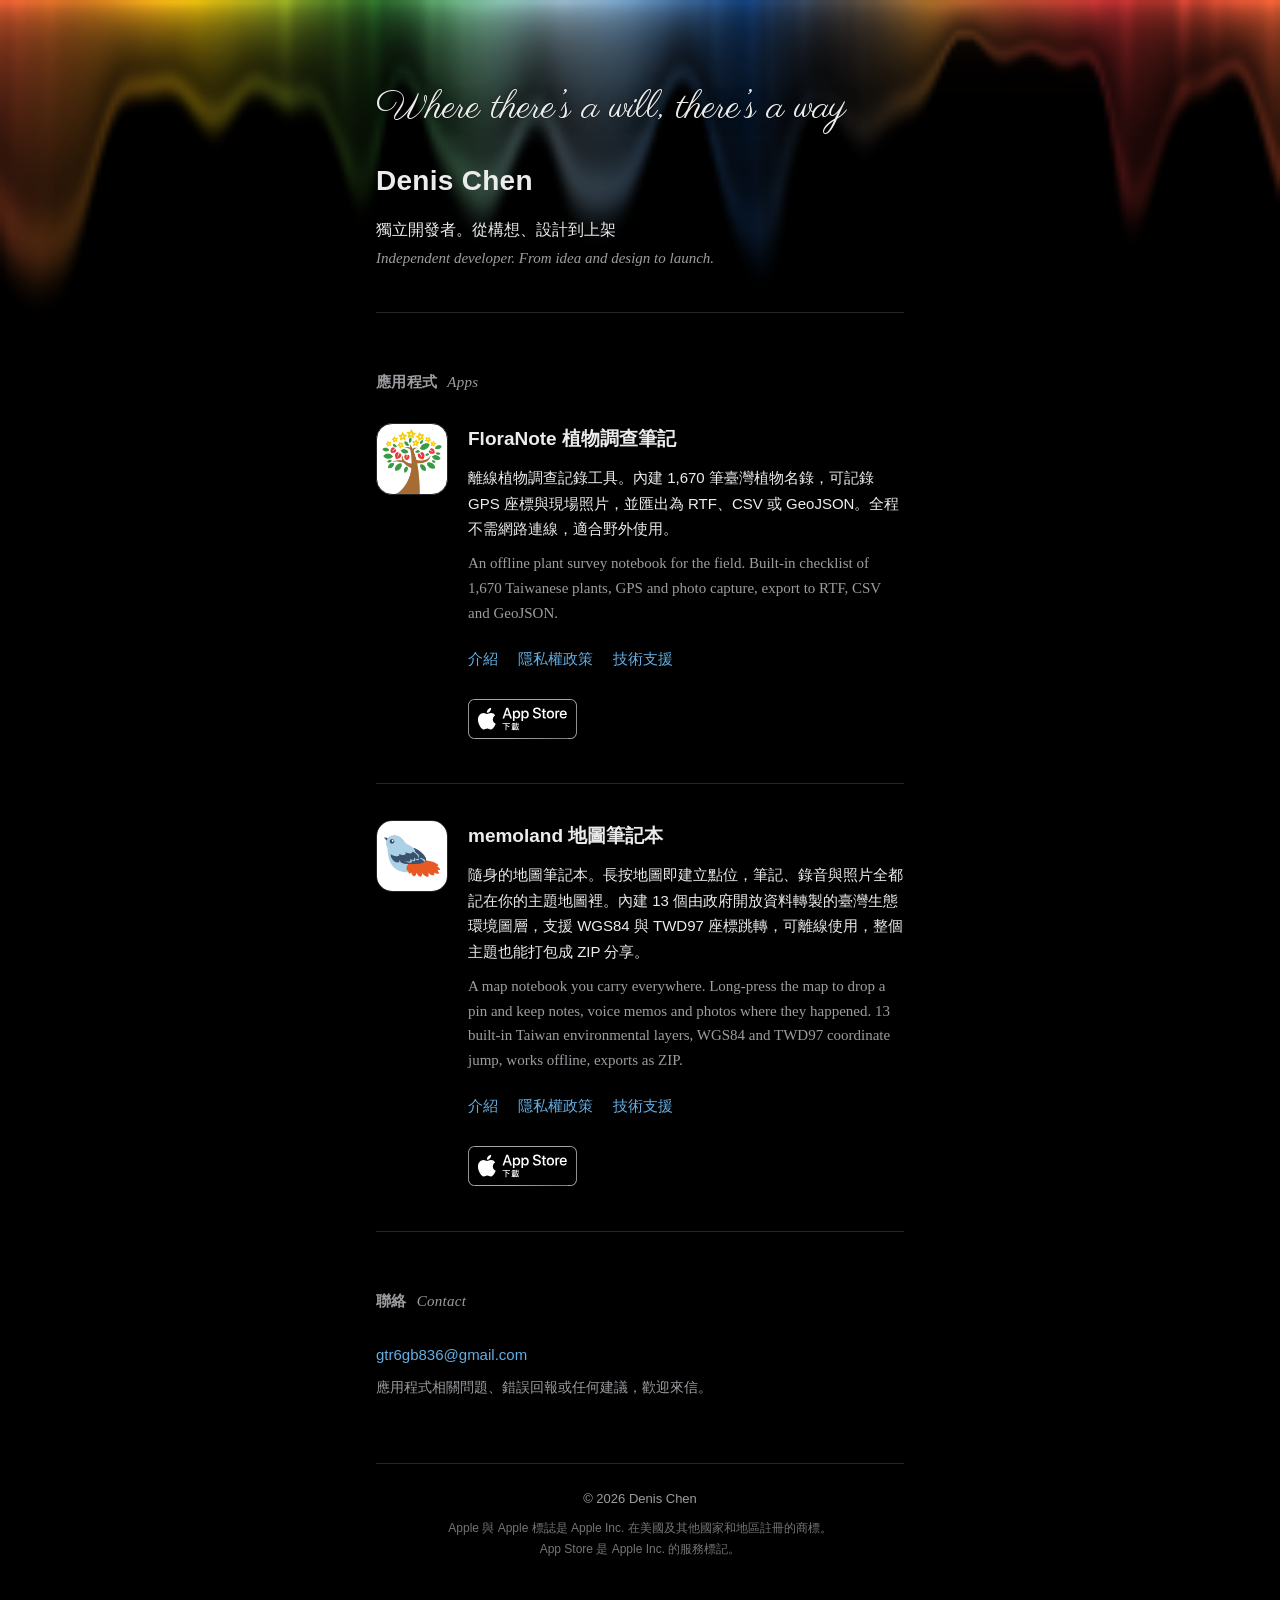
<file: index.html>
<!DOCTYPE html>
<html lang="zh-Hant">
<head>
<meta charset="utf-8">
<meta name="viewport" content="width=device-width, initial-scale=1">
<title>Denis Chen — 獨立開發者</title>
<meta name="description" content="獨立開發者 Denis Chen 的應用程式：FloraNote 植物調查筆記、memoland 地圖筆記本。">
<meta name="theme-color" content="#000000">
<meta name="color-scheme" content="dark">
<link rel="icon" href="assets/images/favicon.png" sizes="256x256">
<link rel="apple-touch-icon" href="assets/images/favicon.png">
<link rel="preload" href="assets/fonts/parisienne-latin.woff2" as="font" type="font/woff2" crossorigin>
<link rel="stylesheet" href="assets/style.css">
<script>document.documentElement.classList.add('aurora-on');</script>
</head>
<body>

<!-- 七色光譜條＋往下暈開的極光：顏色與速度在 style.css 的 --spec-1 ~ --spec-7、--spectrum-speed；
     極光的形狀與亮度在 assets/aurora.js 開頭的 TUNE。
     光譜條在頁面頂端時隱藏（極光本身就是它），往下捲、極光離開畫面時才淡入 -->
<div class="spectrum" aria-hidden="true"></div>
<canvas class="aurora" aria-hidden="true"></canvas>

<div class="sheet">

  <header class="masthead">
    <p class="slogan" lang="en">Where there’s a will, there’s a way</p>
    <h1>Denis Chen</h1>
    <p class="tagline">獨立開發者。從構想、設計到上架</p>
    <p class="tagline-en">Independent developer. From idea and design to launch.</p>
  </header>

  <main>

    <section class="apps" aria-labelledby="apps-heading">
      <h2 id="apps-heading">應用程式 <span class="gloss">Apps</span></h2>

      <!-- 每新增一個 App，複製一份 <article class="entry"> 區塊即可；
           data-app 對應 style.css 裡的專屬強調色。
           標題寫 App Store 上的完整名稱，同一字級、同一粗細 -->
      <article class="entry" data-app="floranote">
        <img class="entry-icon" src="assets/images/floranote-icon.png" alt="FloraNote 應用程式圖示" width="72" height="72">
        <div class="entry-body">
          <h3>FloraNote 植物調查筆記</h3>

          <p class="entry-desc">離線植物調查記錄工具。內建 1,670 筆臺灣植物名錄，可記錄 GPS 座標與現場照片，並匯出為 RTF、CSV 或 GeoJSON。全程不需網路連線，適合野外使用。</p>
          <p class="entry-desc-en">An offline plant survey notebook for the field. Built-in checklist of 1,670 Taiwanese plants, GPS and photo capture, export to RTF, CSV and GeoJSON.</p>

          <!-- 暫時隱藏（保留備用）：拿掉 hidden 就會顯示 -->
          <p class="specimen" hidden><i>Cinnamomum kanehirae</i> Hayata　牛樟　樟科</p>

          <ul class="entry-links">
            <li><a href="floranote/index.html">介紹</a></li>
            <li><a href="floranote/privacy.html">隱私權政策</a></li>
            <li><a href="floranote/support.html">技術支援</a></li>
          </ul>

          <ul class="store-badges">
            <li><a href="https://apps.apple.com/app/id6747736389"><img src="assets/images/app-store-badge-zh-tw.svg" alt="在 App Store 下載 FloraNote" width="109" height="40"></a></li>
          </ul>
        </div>
      </article>

      <article class="entry" data-app="memoland">
        <img class="entry-icon" src="assets/images/memoland-icon.png" alt="memoland 應用程式圖示" width="72" height="72">
        <div class="entry-body">
          <h3>memoland 地圖筆記本</h3>

          <p class="entry-desc">隨身的地圖筆記本。長按地圖即建立點位，筆記、錄音與照片全都記在你的主題地圖裡。內建 13 個由政府開放資料轉製的臺灣生態環境圖層，支援 WGS84 與 TWD97 座標跳轉，可離線使用，整個主題也能打包成 ZIP 分享。</p>
          <p class="entry-desc-en">A map notebook you carry everywhere. Long-press the map to drop a pin and keep notes, voice memos and photos where they happened. 13 built-in Taiwan environmental layers, WGS84 and TWD97 coordinate jump, works offline, exports as ZIP.</p>

          <!-- 與 FloraNote 的標本標籤對應：同一個台南點位的三種座標寫法（與 App 內的範例一致）。
               暫時隱藏（保留備用）：拿掉 hidden 就會顯示 -->
          <p class="specimen coords" hidden><span>22.9906, 120.2022</span><span>22°59′26.2″N 120°12′07.9″E</span><span>TWD97 168208, 2543465</span></p>

          <ul class="entry-links">
            <li><a href="memoland/index.html">介紹</a></li>
            <li><a href="memoland/privacy.html">隱私權政策</a></li>
            <li><a href="memoland/support.html">技術支援</a></li>
          </ul>

          <!-- Apple 只授權徽章用在「已在 App Store 上架」的 App：memoland 已於 2026-10-16 上架 -->
          <ul class="store-badges">
            <li><a href="https://apps.apple.com/app/id6817054906"><img src="assets/images/app-store-badge-zh-tw.svg" alt="在 App Store 下載 memoland" width="109" height="40"></a></li>
          </ul>
        </div>
      </article>

    </section>

    <section class="contact" aria-labelledby="contact-heading">
      <h2 id="contact-heading">聯絡 <span class="gloss">Contact</span></h2>
      <p><a href="mailto:gtr6gb836@gmail.com">gtr6gb836@gmail.com</a></p>
      <p class="contact-note">應用程式相關問題、錯誤回報或任何建議，歡迎來信。</p>
    </section>

  </main>

  <footer>
    <p>© 2026 Denis Chen</p>
    <p class="legal">
      <span>Apple 與 Apple 標誌是 Apple Inc. 在美國及其他國家和地區註冊的商標。</span>
      <span>App Store 是 Apple Inc. 的服務標記。</span>
    </p>
  </footer>

</div>

<script src="assets/aurora.js" defer></script>
</body>
</html>
</file>
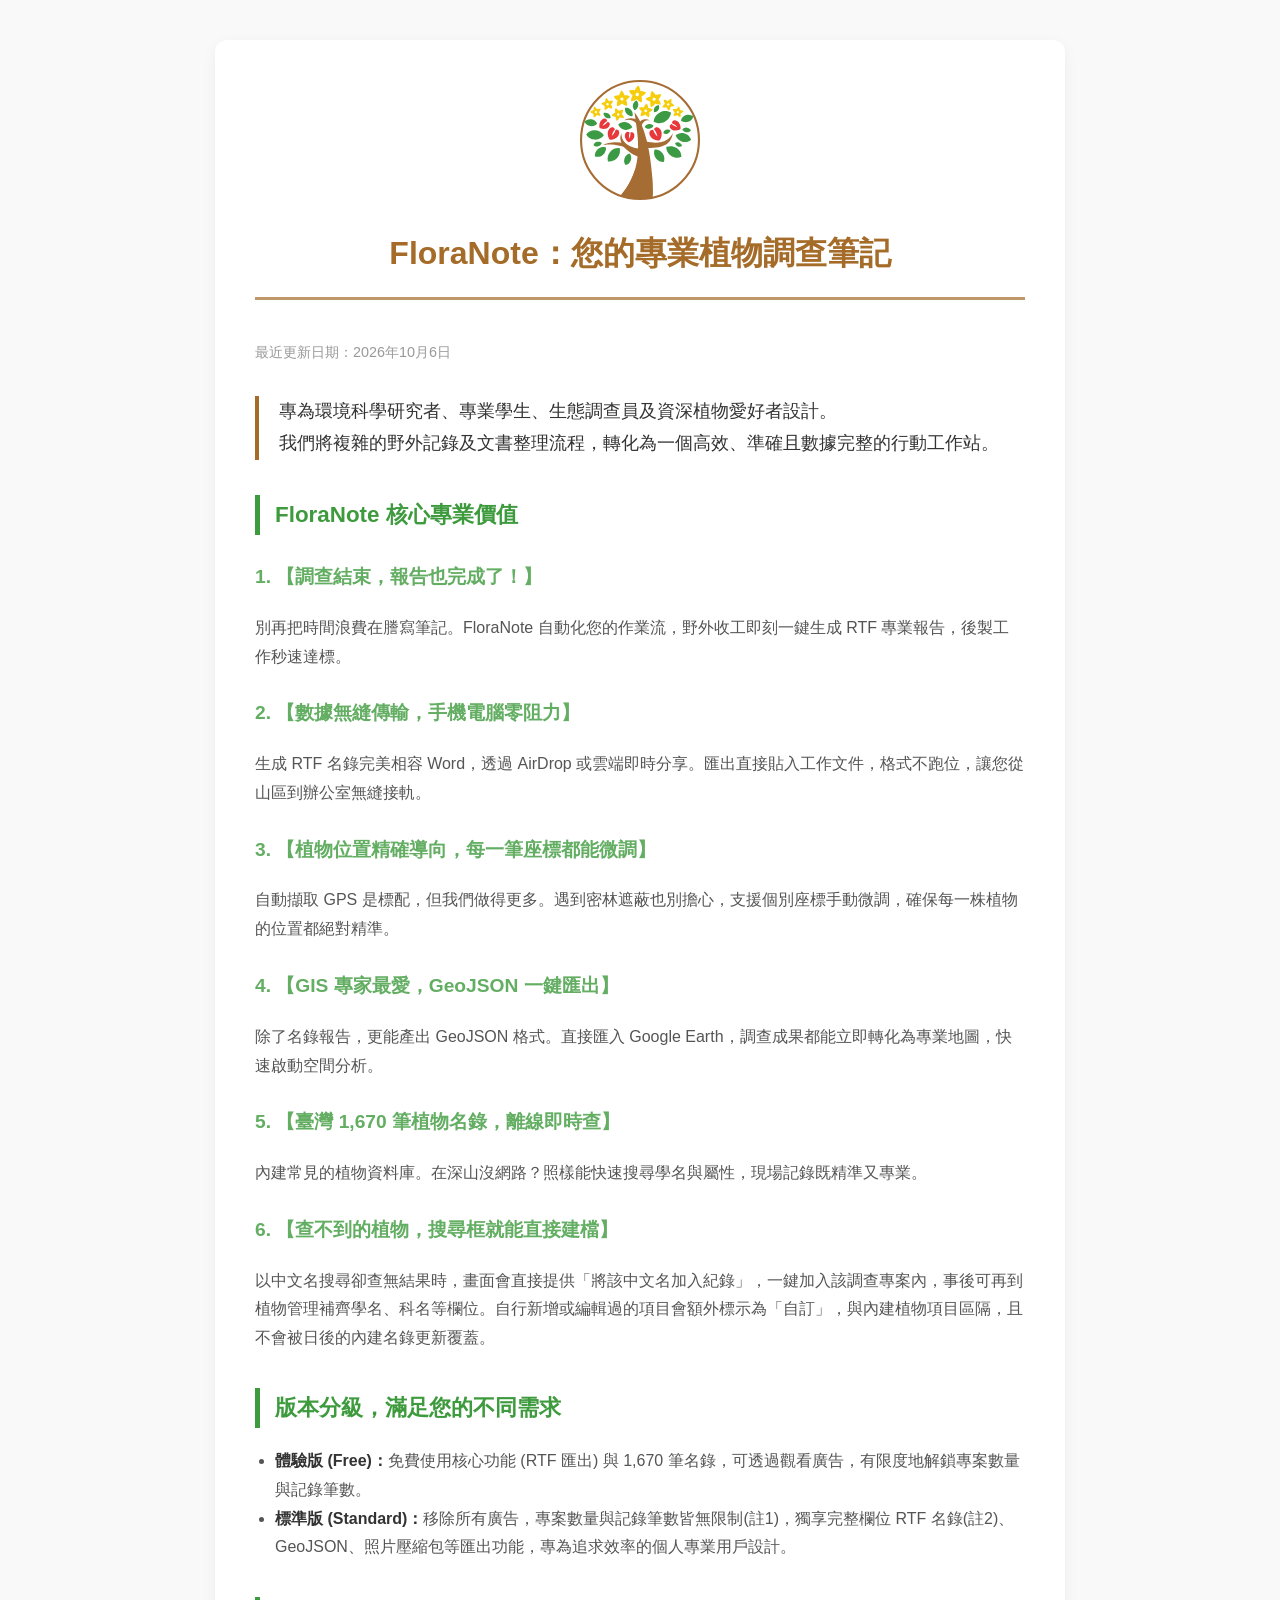
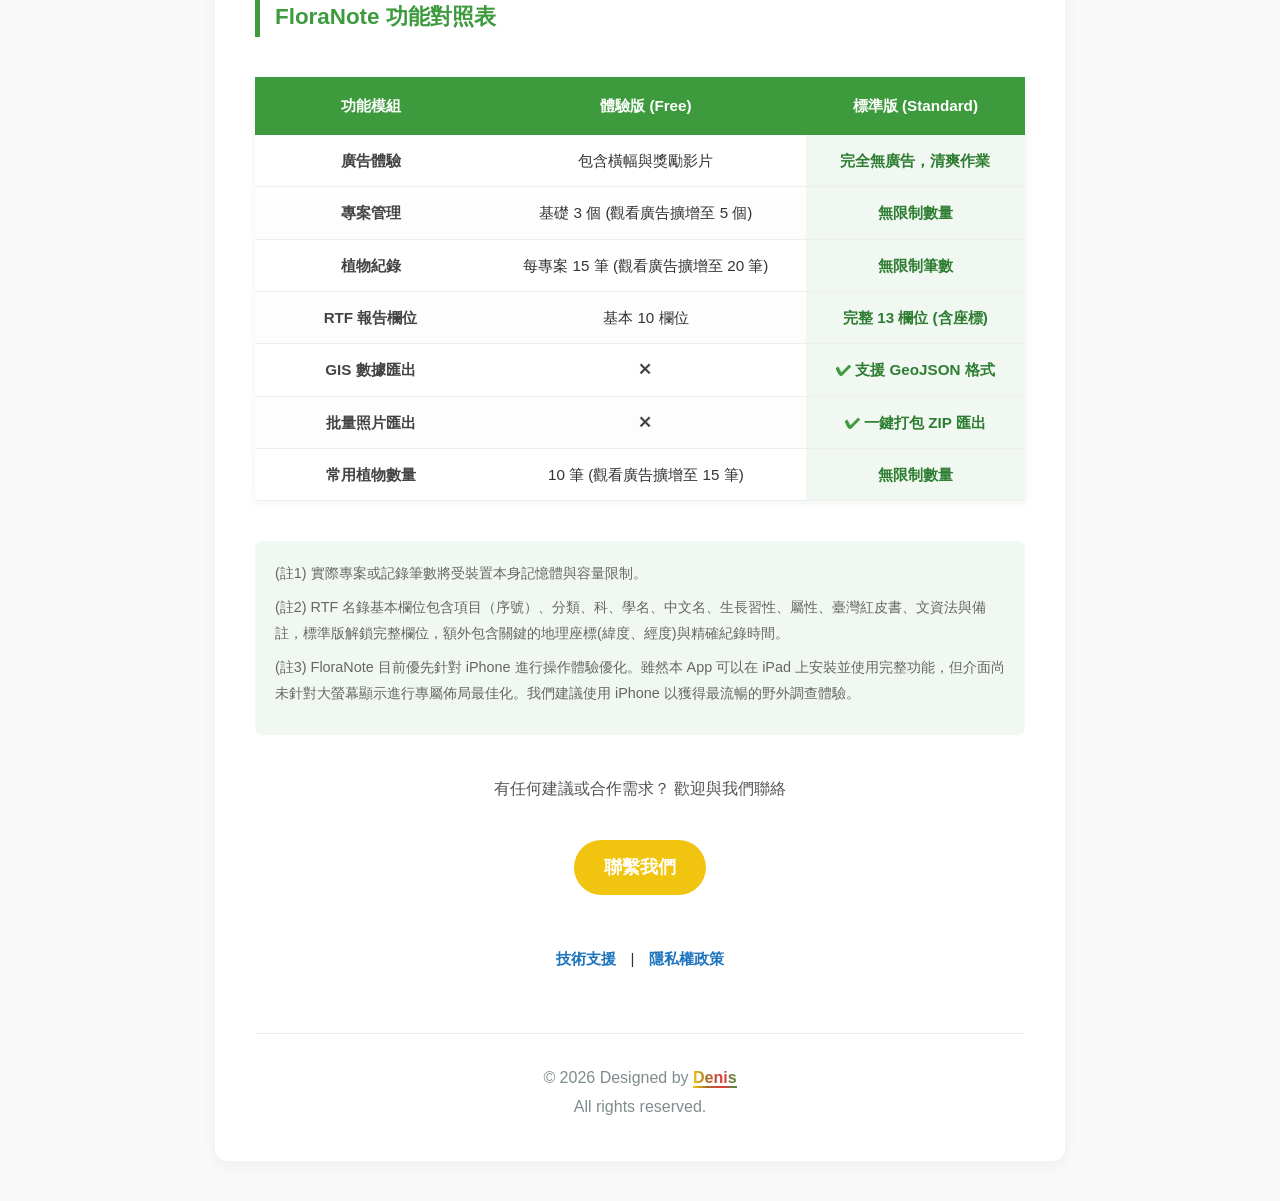
<file: floranote/index.html>
<!DOCTYPE html>
<html lang="zh-TW">
<head>
    <meta charset="UTF-8">
    <meta name="viewport" content="width=device-width, initial-scale=1.0">
    <title>FloraNote：您的專業植物調查筆記</title>
    <style>
        body { 
            font-family: -apple-system, BlinkMacSystemFont, "Segoe UI", Roboto, Helvetica, Arial, sans-serif;
            line-height: 1.8; 
            color: #333; 
            max-width: 850px; 
            margin: 0 auto; 
            padding: 40px 25px; 
            background-color: #f9f9f9;
        }
        .container {
            background-color: #ffffff;
            padding: 40px;
            border-radius: 12px;
            box-shadow: 0 4px 15px rgba(0,0,0,0.05);
        }
    
    .header-section {
        text-align: center; 
        margin-bottom: 40px;
    }

    .app-logo {
        width: 120px; 
        height: auto;
        margin-bottom: 15px;
    }
        h1 { color: #a56b28; border-bottom: 3px solid #c09768; padding-bottom: 15px; margin: 0; }
        h2 { color: #3d9a3d; margin-top: 35px; font-size: 1.4em; border-left: 5px solid #3d9a3d; padding-left: 15px; }
        h3 { color: #63ae63; margin-top: 25px; font-size: 1.2em; }
        p, li { color: #555; }
        ul { padding-left: 20px; }
        strong { color: #333; }
        .intro-text {
    border-left: 4px solid #a56b28;
    padding-left: 20px;
    margin: 30px 0;
    font-size: 1.1em;
    background: transparent; /* 去除原本的黃色底色 */
}
        .note-section { margin-top: 40px; margin-bottom: 40px; padding: 20px; background-color: #f1f8f1; border-radius: 8px; font-size: 0.9em; }
        .note-item { margin-bottom: 8px; color: #666; }
        .last-updated { color: #999; font-size: 0.9em; margin-bottom: 30px; }
/* 功能對照表專屬樣式 */
.comparison-table {
    width: 100%;
    border-collapse: collapse;
    margin: 40px 0;
    font-size: 0.95em;
    box-shadow: 0 2px 10px rgba(0,0,0,0.05);
}
.comparison-table th {
    background-color: #3d9a3d;
    color: white;
    padding: 15px;
    text-align: center;
}
.comparison-table td {
    padding: 12px 15px;
    border-bottom: 1px solid #eee;
    text-align: center;
}
.comparison-table tr:nth-child(even) {
    background-color: #fcfdfc;
}
.comparison-table .feature-name {
    text-align: center;
    font-weight: bold;
    color: #444;
    width: 30%;
}
.comparison-table .premium-col {
    background-color: #f1f8f1;
    font-weight: bold;
    color: #2e7d32;
}
.check-icon {
    color: #3d9a3d;
    font-weight: bold;
}
        /* 頁面互連：置中、無底色，使用通用連結藍 */
        .page-links {
            margin-top: 50px;
            text-align: center;
            font-size: 0.95em;
        }
        .page-links a { color: #1C74BD; }
        .page-links a:hover { color: #155E9B; text-decoration: underline; }
        .footer { 
            margin-top: 60px; 
            padding-top: 30px; 
            border-top: 1px solid #eee; 
            text-align: center;
            color: #7f8c8d;
        }
        /* 頁尾的 Denis：回到總介紹頁。文字與底線共用同一條漸層，
           與 App 內「分享 FloraNote」按鈕同一條漸層：黃 → 咖啡 → 紅 → 綠（P03 ShareAppLink.swift） */
        .footer a.home-link { position: relative; color: #F1C40F; }
        .footer a.home-link, .footer a.home-link:hover { text-decoration: none; }
        @supports ((-webkit-background-clip: text) or (background-clip: text)) {
            .footer a.home-link {
                background-image: linear-gradient(90deg, #F1C40F, #A56B28, #E7393C, #3D9A3D);
                -webkit-background-clip: text;
                background-clip: text;
                -webkit-text-fill-color: transparent;
                color: transparent;
            }
        }
        /* 底線用偽元素畫，才能和文字一樣是漸層（text-decoration 只能單色） */
        .footer a.home-link::after {
            content: "";
            position: absolute;
            left: 0;
            right: 0;
            bottom: -2px;
            height: 1.5px;
            background-image: linear-gradient(90deg, #F1C40F, #A56B28, #E7393C, #3D9A3D);
        }
        .footer a.home-link:hover { opacity: 0.75; }

        a { color: #f1c40f; text-decoration: none; font-weight: bold; }
        .contact-btn {
            display: inline-block;
            margin-top: 20px;
            padding: 12px 30px;
            background-color: #f1c40f;
            color: white !important;
            border-radius: 30px;
            text-decoration: none !important;
            font-size: 1.1em;
            transition: transform 0.2s;
        }
        .contact-btn:hover {
            transform: scale(1.05);
            background-color: #d4ac0d;
        }
    </style>
</head>
<body>
    <div class="container">
        <div class="header-section">
            <img src="../assets/images/floranote-logo.svg" alt="FloraNote Logo" class="app-logo">
            <h1>FloraNote：您的專業植物調查筆記</h1>
        </div>
        <p class="last-updated">最近更新日期：2026年10月6日</p>

        <div class="intro-text">
            專為環境科學研究者、專業學生、生態調查員及資深植物愛好者設計。<br>
我們將複雜的野外記錄及文書整理流程，轉化為一個高效、準確且數據完整的行動工作站。
        </div>

        <h2>FloraNote 核心專業價值</h2>
        
        <h3>1. 【調查結束，報告也完成了！】</h3>
        <p>別再把時間浪費在謄寫筆記。FloraNote 自動化您的作業流，野外收工即刻一鍵生成 RTF 專業報告，後製工作秒速達標。</p>

        <h3>2. 【數據無縫傳輸，手機電腦零阻力】</h3>
        <p>生成 RTF 名錄完美相容 Word，透過 AirDrop 或雲端即時分享。匯出直接貼入工作文件，格式不跑位，讓您從山區到辦公室無縫接軌。</p>

        <h3>3. 【植物位置精確導向，每一筆座標都能微調】</h3>
        <p>自動擷取 GPS 是標配，但我們做得更多。遇到密林遮蔽也別擔心，支援個別座標手動微調，確保每一株植物的位置都絕對精準。</p>

        <h3>4. 【GIS 專家最愛，GeoJSON 一鍵匯出】</h3>
        <p>除了名錄報告，更能產出 GeoJSON 格式。直接匯入 Google Earth，調查成果都能立即轉化為專業地圖，快速啟動空間分析。</p>

        <h3>5. 【臺灣 1,670 筆植物名錄，離線即時查】</h3>
        <p>內建常見的植物資料庫。在深山沒網路？照樣能快速搜尋學名與屬性，現場記錄既精準又專業。</p>

        <h3>6. 【查不到的植物，搜尋框就能直接建檔】</h3>
        <p>以中文名搜尋卻查無結果時，畫面會直接提供「將該中文名加入紀錄」，一鍵加入該調查專案內，事後可再到植物管理補齊學名、科名等欄位。自行新增或編輯過的項目會額外標示為「自訂」，與內建植物項目區隔，且不會被日後的內建名錄更新覆蓋。</p>

        <h2>版本分級，滿足您的不同需求</h2>
        <ul>
            <li><strong>體驗版 (Free)：</strong>免費使用核心功能 (RTF 匯出) 與 1,670 筆名錄，可透過觀看廣告，有限度地解鎖專案數量與記錄筆數。</li>
            <li><strong>標準版 (Standard)：</strong>移除所有廣告，專案數量與記錄筆數皆無限制(註1)，獨享完整欄位 RTF 名錄(註2)、GeoJSON、照片壓縮包等匯出功能，專為追求效率的個人專業用戶設計。</li>
        </ul>

<h2 id="feature-compare">FloraNote 功能對照表</h2>
<table class="comparison-table">
    <thead>
        <tr>
            <th>功能模組</th>
            <th>體驗版 (Free)</th>
            <th>標準版 (Standard)</th>
        </tr>
    </thead>
    <tbody>
        <tr>
            <td class="feature-name">廣告體驗</td>
            <td>包含橫幅與獎勵影片</td>
            <td class="premium-col">完全無廣告，清爽作業</td>
        </tr>
        <tr>
            <td class="feature-name">專案管理</td>
            <td>基礎 3 個 (觀看廣告擴增至 5 個)</td>
            <td class="premium-col">無限制數量</td>
        </tr>
        <tr>
            <td class="feature-name">植物紀錄</td>
            <td>每專案 15 筆 (觀看廣告擴增至 20 筆)</td>
            <td class="premium-col">無限制筆數</td>
        </tr>
        <tr>
            <td class="feature-name">RTF 報告欄位</td>
            <td>基本 10 欄位</td>
            <td class="premium-col">完整 13 欄位 (含座標)</td>
        </tr>
        <tr>
            <td class="feature-name">GIS 數據匯出</td>
            <td>✕</td>
            <td class="premium-col"><span class="check-icon">✔</span> 支援 GeoJSON 格式</td>
        </tr>
        <tr>
            <td class="feature-name">批量照片匯出</td>
            <td>✕</td>
            <td class="premium-col"><span class="check-icon">✔</span> 一鍵打包 ZIP 匯出</td>
        </tr>
        <tr>
            <td class="feature-name">常用植物數量</td>
            <td>10 筆 (觀看廣告擴增至 15 筆)</td>
            <td class="premium-col">無限制數量</td>
        </tr>
    </tbody>
</table>

        <div class="note-section">
            <div class="note-item">(註1) 實際專案或記錄筆數將受裝置本身記憶體與容量限制。</div>
            <div class="note-item">(註2) RTF 名錄基本欄位包含項目（序號）、分類、科、學名、中文名、生長習性、屬性、臺灣紅皮書、文資法與備註，標準版解鎖完整欄位，額外包含關鍵的地理座標(緯度、經度)與精確紀錄時間。</div>
            <div class="note-item">(註3) FloraNote 目前優先針對 iPhone 進行操作體驗優化。雖然本 App 可以在 iPad 上安裝並使用完整功能，但介面尚未針對大螢幕顯示進行專屬佈局最佳化。我們建議使用 iPhone 以獲得最流暢的野外調查體驗。</div>
        </div>

        <div style="text-align: center;">
            <p>有任何建議或合作需求？ 歡迎與我們聯絡</p>
            <a href="https://docs.google.com/forms/d/1F5Q2xWaoYN0Yq0LVmtZSDV2lkJ0Eqy_AhULfeMTi-wk/viewform?edit_requested=true" class="contact-btn">聯繫我們</a>
        </div>

        <div class="page-links">
            <a href="support.html">技術支援</a>　|　<a href="privacy.html">隱私權政策</a>
        </div>

        <div class="footer">
            © 2026 Designed by <a class="home-link" href="../">Denis</a><br>
            All rights reserved.
        </div>
    </div>
</body>
</html>
</file>
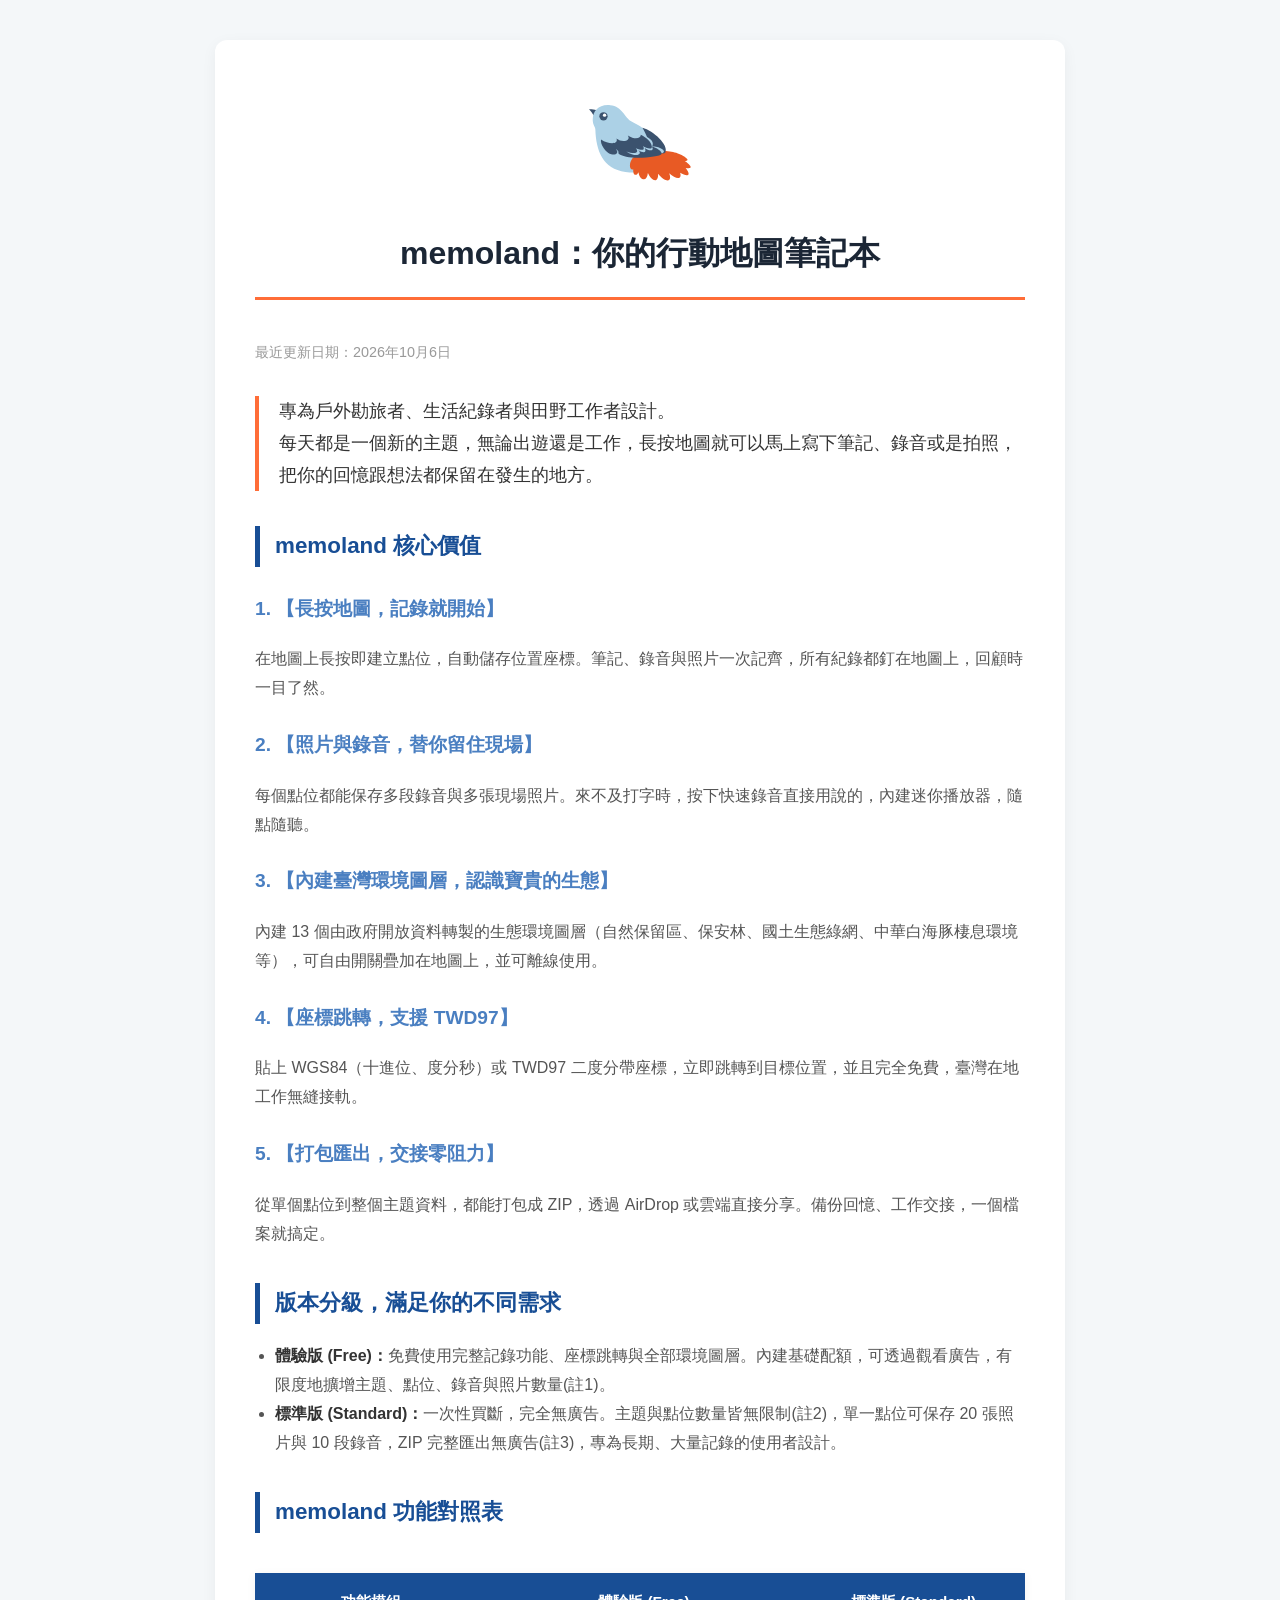
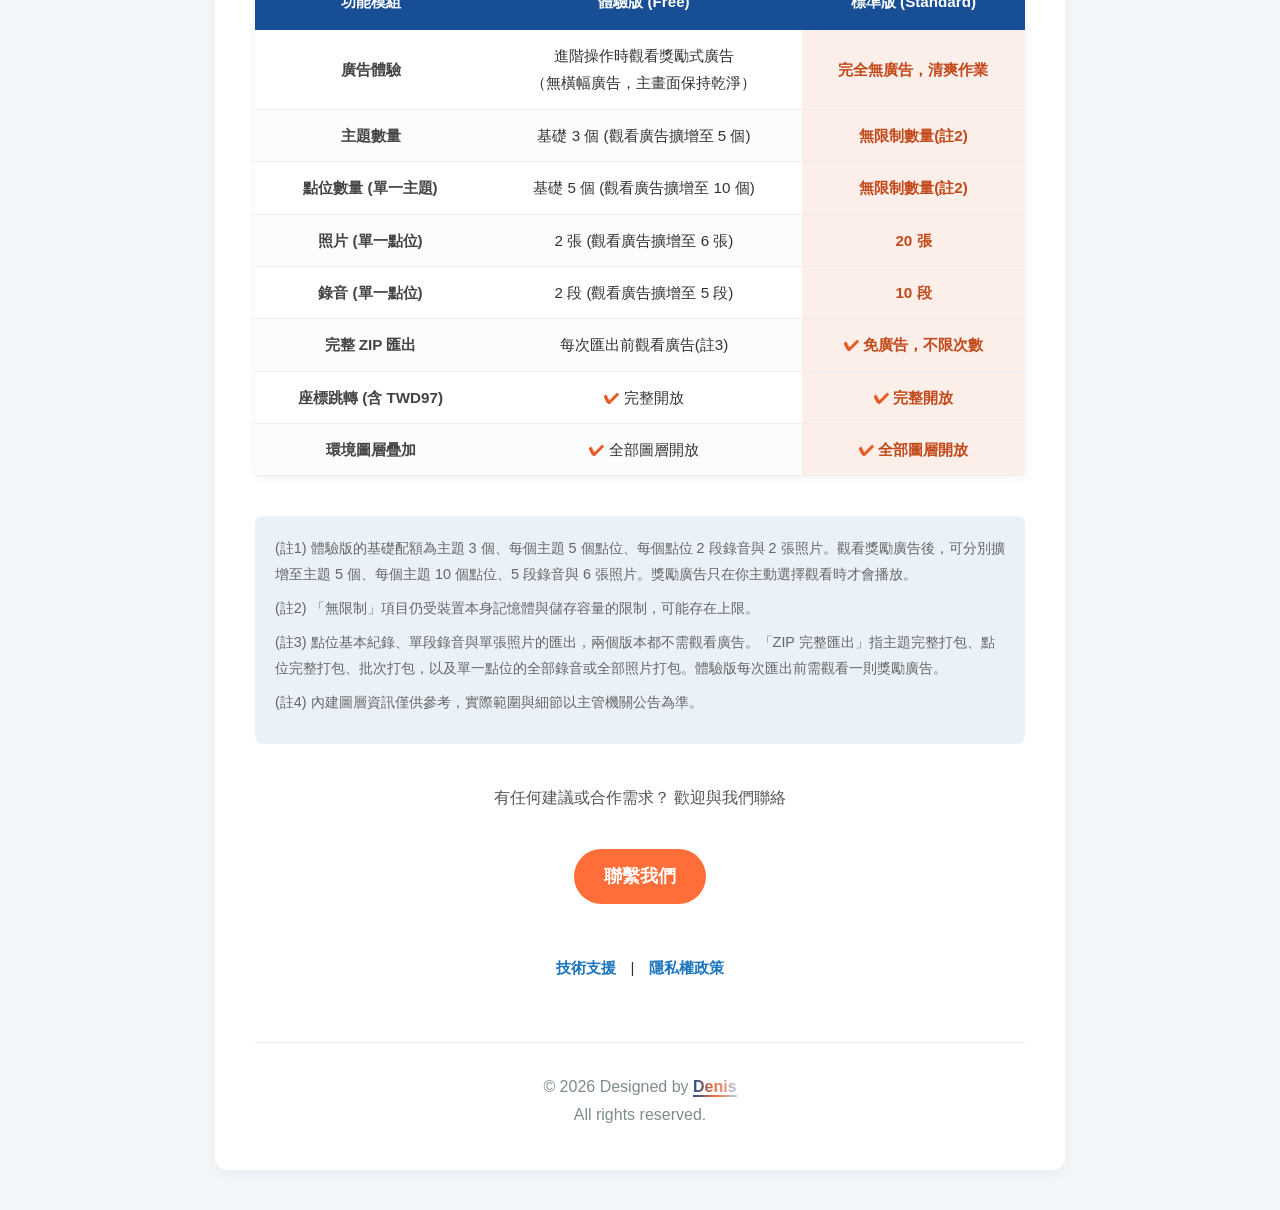
<file: memoland/index.html>
<!DOCTYPE html>
<html lang="zh-TW">
<head>
    <meta charset="UTF-8">
    <meta name="viewport" content="width=device-width, initial-scale=1.0">
    <title>memoland：你的行動地圖筆記本</title>
    <style>
        body { 
            font-family: -apple-system, BlinkMacSystemFont, "Segoe UI", Roboto, Helvetica, Arial, sans-serif;
            line-height: 1.8; 
            color: #333; 
            max-width: 850px; 
            margin: 0 auto; 
            padding: 40px 25px; 
            background-color: #F4F7F9;
        }
        .container {
            background-color: #ffffff;
            padding: 40px;
            border-radius: 12px;
            box-shadow: 0 4px 15px rgba(0,0,0,0.05);
        }
    
    .header-section {
        text-align: center; 
        margin-bottom: 40px;
    }

    .app-logo {
        width: 120px; 
        height: auto;
        margin-bottom: 15px;
    }
        h1 { color: #1B2635; border-bottom: 3px solid #FF6D38; padding-bottom: 15px; margin: 0; }
        h2 { color: #184E95; margin-top: 35px; font-size: 1.4em; border-left: 5px solid #184E95; padding-left: 15px; }
        h3 { color: #4A7FC1; margin-top: 25px; font-size: 1.2em; }
        p, li { color: #555; }
        ul { padding-left: 20px; }
        strong { color: #333; }
        .intro-text {
    border-left: 4px solid #FF6D38;
    padding-left: 20px;
    margin: 30px 0;
    font-size: 1.1em;
    background: transparent;
}
        .note-section { margin-top: 40px; margin-bottom: 40px; padding: 20px; background-color: #EAF1F8; border-radius: 8px; font-size: 0.9em; }
        .note-item { margin-bottom: 8px; color: #666; }
        .last-updated { color: #999; font-size: 0.9em; margin-bottom: 30px; }
/* 功能對照表專屬樣式 */
.comparison-table {
    width: 100%;
    border-collapse: collapse;
    margin: 40px 0;
    font-size: 0.95em;
    box-shadow: 0 2px 10px rgba(0,0,0,0.05);
}
.comparison-table th {
    background-color: #184E95;
    color: white;
    padding: 15px;
    text-align: center;
}
.comparison-table td {
    padding: 12px 15px;
    border-bottom: 1px solid #eee;
    text-align: center;
}
.comparison-table tr:nth-child(even) {
    background-color: #FBFCFD;
}
.comparison-table .feature-name {
    text-align: center;
    font-weight: bold;
    color: #444;
    width: 30%;
}
.comparison-table .premium-col {
    background-color: #FCEEE9;
    font-weight: bold;
    color: #C2491A;
}
.check-icon {
    color: #E85A24;
    font-weight: bold;
}
        /* 頁面互連：置中、無底色，使用通用連結藍 */
        .page-links {
            margin-top: 50px;
            text-align: center;
            font-size: 0.95em;
        }
        .page-links a { color: #1C74BD; }
        .page-links a:hover { color: #155E9B; text-decoration: underline; }
        .footer { 
            margin-top: 60px; 
            padding-top: 30px; 
            border-top: 1px solid #eee; 
            text-align: center;
            color: #7f8c8d;
        }
        /* 頁尾的 Denis：回到總介紹頁。文字與底線共用同一條漸層，
           與 App 內「分享 memoland」按鈕同一條漸層：深藍 → 橘 → 淡藍（P01 ShareAppButton.swift） */
        .footer a.home-link { position: relative; color: #FF6D38; }
        .footer a.home-link, .footer a.home-link:hover { text-decoration: none; }
        @supports ((-webkit-background-clip: text) or (background-clip: text)) {
            .footer a.home-link {
                background-image: linear-gradient(90deg, #184E95, #FF6D38, #ACD1E6);
                -webkit-background-clip: text;
                background-clip: text;
                -webkit-text-fill-color: transparent;
                color: transparent;
            }
        }
        /* 底線用偽元素畫，才能和文字一樣是漸層（text-decoration 只能單色） */
        .footer a.home-link::after {
            content: "";
            position: absolute;
            left: 0;
            right: 0;
            bottom: -2px;
            height: 1.5px;
            background-image: linear-gradient(90deg, #184E95, #FF6D38, #ACD1E6);
        }
        .footer a.home-link:hover { opacity: 0.75; }

        a { color: #184E95; text-decoration: none; font-weight: bold; }
        a:hover { text-decoration: underline; }
        .contact-btn {
            display: inline-block;
            margin-top: 20px;
            padding: 12px 30px;
            background-color: #FF6D38;
            color: white !important;
            border-radius: 30px;
            text-decoration: none !important;
            font-size: 1.1em;
            transition: transform 0.2s;
        }
        .contact-btn:hover {
            transform: scale(1.05);
            background-color: #E85A24;
        }
    </style>
</head>
<body>
    <div class="container">
        <div class="header-section">
            <img src="../assets/images/memoland-logo.svg" alt="memoland Logo" class="app-logo">
            <h1>memoland：你的行動地圖筆記本</h1>
        </div>
        <p class="last-updated">最近更新日期：2026年10月6日</p>

        <div class="intro-text">
            專為戶外勘旅者、生活紀錄者與田野工作者設計。<br>
每天都是一個新的主題，無論出遊還是工作，長按地圖就可以馬上寫下筆記、錄音或是拍照，把你的回憶跟想法都保留在發生的地方。
        </div>

        <h2>memoland 核心價值</h2>
        
        <h3>1. 【長按地圖，記錄就開始】</h3>
        <p>在地圖上長按即建立點位，自動儲存位置座標。筆記、錄音與照片一次記齊，所有紀錄都釘在地圖上，回顧時一目了然。</p>

        <h3>2. 【照片與錄音，替你留住現場】</h3>
        <p>每個點位都能保存多段錄音與多張現場照片。來不及打字時，按下快速錄音直接用說的，內建迷你播放器，隨點隨聽。</p>

        <h3>3. 【內建臺灣環境圖層，認識寶貴的生態】</h3>
        <p>內建 13 個由政府開放資料轉製的生態環境圖層（自然保留區、保安林、國土生態綠網、中華白海豚棲息環境等），可自由開關疊加在地圖上，並可離線使用。</p>

        <h3>4. 【座標跳轉，支援 TWD97】</h3>
        <p>貼上 WGS84（十進位、度分秒）或 TWD97 二度分帶座標，立即跳轉到目標位置，並且完全免費，臺灣在地工作無縫接軌。</p>

        <h3>5. 【打包匯出，交接零阻力】</h3>
        <p>從單個點位到整個主題資料，都能打包成 ZIP，透過 AirDrop 或雲端直接分享。備份回憶、工作交接，一個檔案就搞定。</p>

        <h2>版本分級，滿足你的不同需求</h2>
        <ul>
            <li><strong>體驗版 (Free)：</strong>免費使用完整記錄功能、座標跳轉與全部環境圖層。內建基礎配額，可透過觀看廣告，有限度地擴增主題、點位、錄音與照片數量(註1)。</li>
            <li><strong>標準版 (Standard)：</strong>一次性買斷，完全無廣告。主題與點位數量皆無限制(註2)，單一點位可保存 20 張照片與 10 段錄音，ZIP 完整匯出無廣告(註3)，專為長期、大量記錄的使用者設計。</li>
        </ul>

<h2 id="feature-compare">memoland 功能對照表</h2>
<table class="comparison-table">
    <thead>
        <tr>
            <th>功能模組</th>
            <th>體驗版 (Free)</th>
            <th>標準版 (Standard)</th>
        </tr>
    </thead>
    <tbody>
        <tr>
            <td class="feature-name">廣告體驗</td>
            <td>進階操作時觀看獎勵式廣告<br>（無橫幅廣告，主畫面保持乾淨）</td>
            <td class="premium-col">完全無廣告，清爽作業</td>
        </tr>
        <tr>
            <td class="feature-name">主題數量</td>
            <td>基礎 3 個 (觀看廣告擴增至 5 個)</td>
            <td class="premium-col">無限制數量(註2)</td>
        </tr>
        <tr>
            <td class="feature-name">點位數量 (單一主題)</td>
            <td>基礎 5 個 (觀看廣告擴增至 10 個)</td>
            <td class="premium-col">無限制數量(註2)</td>
        </tr>
        <tr>
            <td class="feature-name">照片 (單一點位)</td>
            <td>2 張 (觀看廣告擴增至 6 張)</td>
            <td class="premium-col">20 張</td>
        </tr>
        <tr>
            <td class="feature-name">錄音 (單一點位)</td>
            <td>2 段 (觀看廣告擴增至 5 段)</td>
            <td class="premium-col">10 段</td>
        </tr>
        <tr>
            <td class="feature-name">完整 ZIP 匯出</td>
            <td>每次匯出前觀看廣告(註3)</td>
            <td class="premium-col"><span class="check-icon">✔</span> 免廣告，不限次數</td>
        </tr>
        <tr>
            <td class="feature-name">座標跳轉 (含 TWD97)</td>
            <td><span class="check-icon">✔</span> 完整開放</td>
            <td class="premium-col"><span class="check-icon">✔</span> 完整開放</td>
        </tr>
        <tr>
            <td class="feature-name">環境圖層疊加</td>
            <td><span class="check-icon">✔</span> 全部圖層開放</td>
            <td class="premium-col"><span class="check-icon">✔</span> 全部圖層開放</td>
        </tr>
    </tbody>
</table>

        <div class="note-section">
            <div class="note-item">(註1) 體驗版的基礎配額為主題 3 個、每個主題 5 個點位、每個點位 2 段錄音與 2 張照片。觀看獎勵廣告後，可分別擴增至主題 5 個、每個主題 10 個點位、5 段錄音與 6 張照片。獎勵廣告只在你主動選擇觀看時才會播放。</div>
            <div class="note-item">(註2) 「無限制」項目仍受裝置本身記憶體與儲存容量的限制，可能存在上限。</div>
            <div class="note-item">(註3) 點位基本紀錄、單段錄音與單張照片的匯出，兩個版本都不需觀看廣告。「ZIP 完整匯出」指主題完整打包、點位完整打包、批次打包，以及單一點位的全部錄音或全部照片打包。體驗版每次匯出前需觀看一則獎勵廣告。</div>
            <div class="note-item">(註4) 內建圖層資訊僅供參考，實際範圍與細節以主管機關公告為準。</div>
        </div>

        <div style="text-align: center;">
            <p>有任何建議或合作需求？ 歡迎與我們聯絡</p>
            <a href="https://forms.gle/nmDyok7FLxBcfENi7" class="contact-btn">聯繫我們</a>
        </div>

        <div class="page-links">
            <a href="support.html">技術支援</a>　|　<a href="privacy.html">隱私權政策</a>
        </div>

        <div class="footer">
            © 2026 Designed by <a class="home-link" href="../">Denis</a><br>
            All rights reserved.
        </div>
    </div>
</body>
</html>
</file>
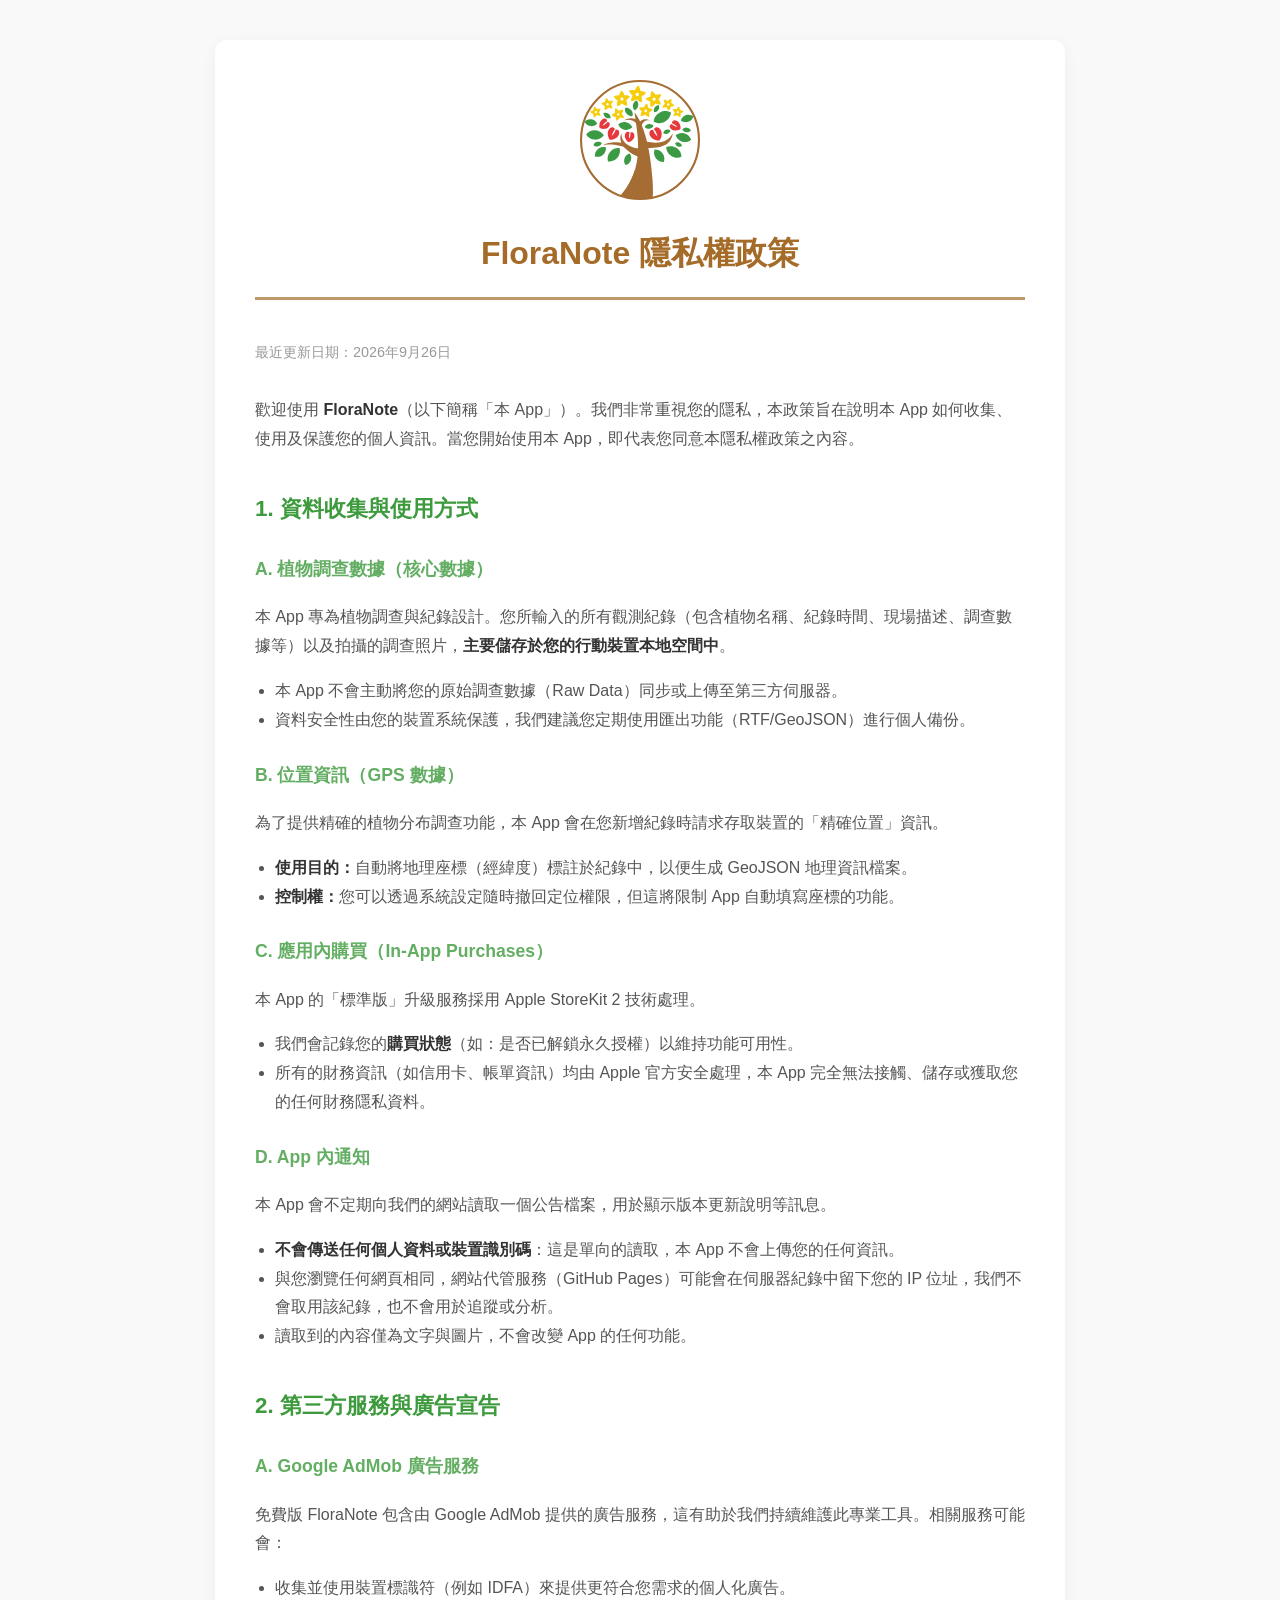
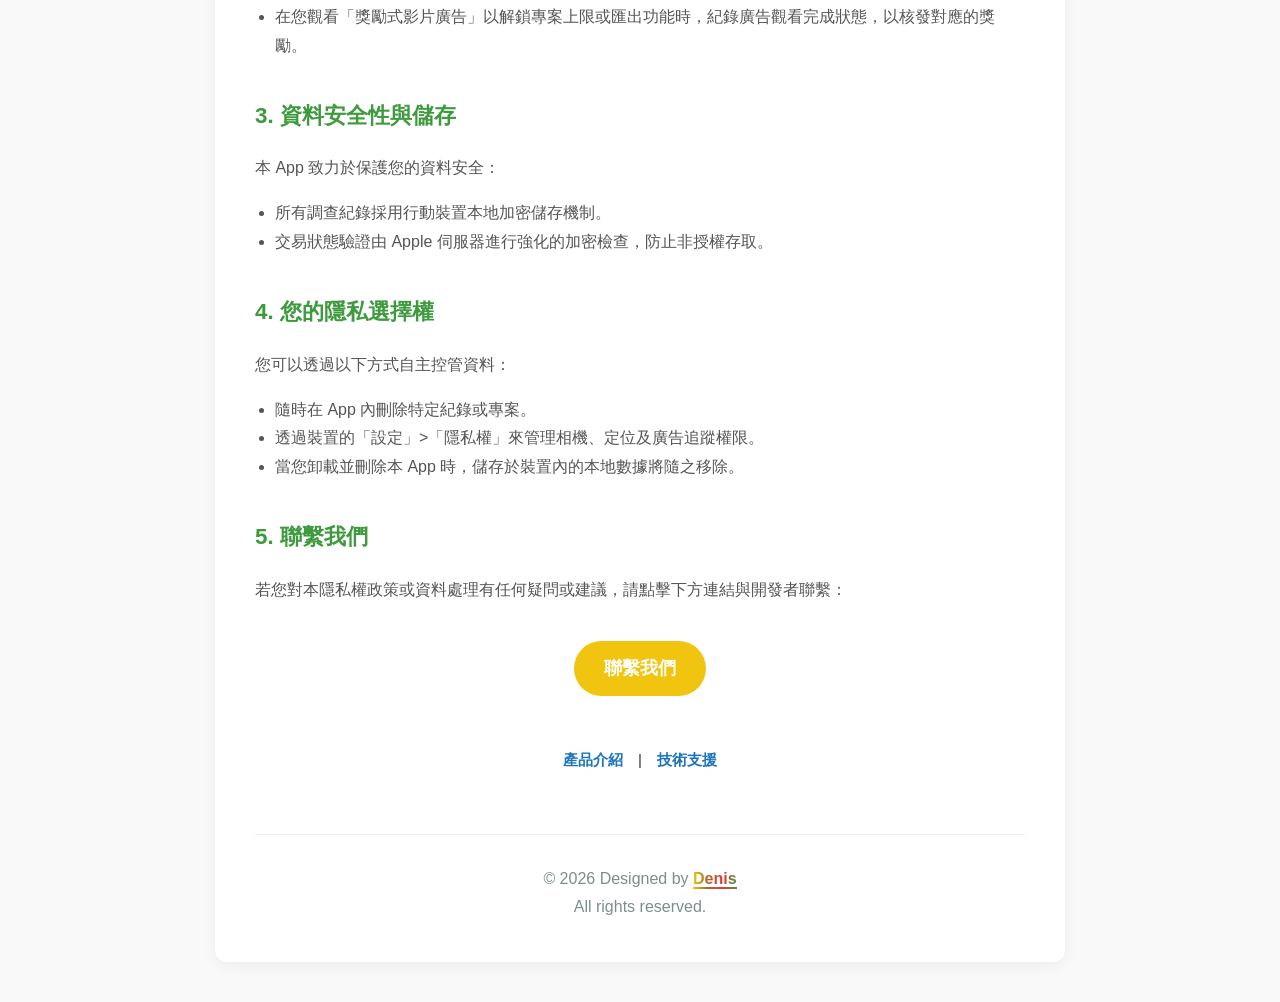
<file: floranote/privacy.html>
<!DOCTYPE html>
<html lang="zh-TW">
<head>
    <meta charset="UTF-8">
    <meta name="viewport" content="width=device-width, initial-scale=1.0">
    <title>FloraNote 隱私權政策</title>
    <style>
        body { 
            font-family: -apple-system, BlinkMacSystemFont, "Segoe UI", Roboto, Helvetica, Arial, sans-serif;
            line-height: 1.8; 
            color: #333; 
            max-width: 850px; 
            margin: 0 auto; 
            padding: 40px 25px; 
            background-color: #f9f9f9;
        }
        .container {
            background-color: #ffffff;
            padding: 40px;
            border-radius: 12px;
            box-shadow: 0 4px 15px rgba(0,0,0,0.05);
        }
    
    /* 新增：標頭區塊置中樣式 */
    .header-section {
        text-align: center; /* 讓內容物全部置中 */
        margin-bottom: 40px;
    }

    .app-logo {
        width: 120px; /* 您可以調整 Logo 的大小 */
        height: auto;
        margin-bottom: 15px;
    }
        h1 { color: #a56b28; border-bottom: 3px solid #c09768; padding-bottom: 15px; margin: 0; }
        h2 { color: #3d9a3d; margin-top: 35px; font-size: 1.4em; }
        h3 { color: #63ae63; margin-top: 25px; font-size: 1.1em; }
        p, li { color: #555; }
        ul { padding-left: 20px; }
        strong { color: #333; }
        .last-updated { color: #999; font-size: 0.9em; margin-bottom: 30px; }
        /* 頁面互連：置中、無底色，使用通用連結藍 */
        .page-links {
            margin-top: 50px;
            text-align: center;
            font-size: 0.95em;
        }
        .page-links a { color: #1C74BD; }
        .page-links a:hover { color: #155E9B; text-decoration: underline; }
        .footer { 
            margin-top: 60px; 
            padding-top: 30px; 
            border-top: 1px solid #eee; 
            text-align: center;
            color: #7f8c8d;
        }
        /* 頁尾的 Denis：回到總介紹頁。文字與底線共用同一條漸層，
           與 App 內「分享 FloraNote」按鈕同一條漸層：黃 → 咖啡 → 紅 → 綠（P03 ShareAppLink.swift） */
        .footer a.home-link { position: relative; color: #F1C40F; }
        .footer a.home-link, .footer a.home-link:hover { text-decoration: none; }
        @supports ((-webkit-background-clip: text) or (background-clip: text)) {
            .footer a.home-link {
                background-image: linear-gradient(90deg, #F1C40F, #A56B28, #E7393C, #3D9A3D);
                -webkit-background-clip: text;
                background-clip: text;
                -webkit-text-fill-color: transparent;
                color: transparent;
            }
        }
        /* 底線用偽元素畫，才能和文字一樣是漸層（text-decoration 只能單色） */
        .footer a.home-link::after {
            content: "";
            position: absolute;
            left: 0;
            right: 0;
            bottom: -2px;
            height: 1.5px;
            background-image: linear-gradient(90deg, #F1C40F, #A56B28, #E7393C, #3D9A3D);
        }
        .footer a.home-link:hover { opacity: 0.75; }

        a { color: #f1c40f; text-decoration: none; font-weight: bold; }
        a:hover { text-decoration: underline; }
        .contact-btn {
            display: inline-block;
            margin-top: 20px;
            padding: 12px 30px;
            background-color: #f1c40f;
            color: white !important;
            border-radius: 30px;
            text-decoration: none !important;
            font-size: 1.1em;
            transition: transform 0.2s;
        }
    </style>
</head>
<body>
    <div class="container">
        <div class="header-section">
            <img src="../assets/images/floranote-logo.svg" alt="FloraNote Logo" class="app-logo">
            <h1>FloraNote 隱私權政策</h1>
        </div>
        <p class="last-updated">最近更新日期：2026年9月26日</p>

        <p>歡迎使用 <strong>FloraNote</strong>（以下簡稱「本 App」）。我們非常重視您的隱私，本政策旨在說明本 App 如何收集、使用及保護您的個人資訊。當您開始使用本 App，即代表您同意本隱私權政策之內容。</p>

        <h2>1. 資料收集與使用方式</h2>
        
        <h3>A. 植物調查數據（核心數據）</h3>
        <p>本 App 專為植物調查與紀錄設計。您所輸入的所有觀測紀錄（包含植物名稱、紀錄時間、現場描述、調查數據等）以及拍攝的調查照片，<strong>主要儲存於您的行動裝置本地空間中</strong>。</p>
        <ul>
            <li>本 App 不會主動將您的原始調查數據（Raw Data）同步或上傳至第三方伺服器。</li>
            <li>資料安全性由您的裝置系統保護，我們建議您定期使用匯出功能（RTF/GeoJSON）進行個人備份。</li>
        </ul>

        <h3>B. 位置資訊（GPS 數據）</h3>
        <p>為了提供精確的植物分布調查功能，本 App 會在您新增紀錄時請求存取裝置的「精確位置」資訊。</p>
        <ul>
            <li><strong>使用目的：</strong>自動將地理座標（經緯度）標註於紀錄中，以便生成 GeoJSON 地理資訊檔案。</li>
            <li><strong>控制權：</strong>您可以透過系統設定隨時撤回定位權限，但這將限制 App 自動填寫座標的功能。</li>
        </ul>

        <h3>C. 應用內購買（In-App Purchases）</h3>
        <p>本 App 的「標準版」升級服務採用 Apple StoreKit 2 技術處理。</p>
        <ul>
            <li>我們會記錄您的<strong>購買狀態</strong>（如：是否已解鎖永久授權）以維持功能可用性。</li>
            <li>所有的財務資訊（如信用卡、帳單資訊）均由 Apple 官方安全處理，本 App 完全無法接觸、儲存或獲取您的任何財務隱私資料。</li>
        </ul>

        <h3>D. App 內通知</h3>
        <p>本 App 會不定期向我們的網站讀取一個公告檔案，用於顯示版本更新說明等訊息。</p>
        <ul>
            <li><strong>不會傳送任何個人資料或裝置識別碼</strong>：這是單向的讀取，本 App 不會上傳您的任何資訊。</li>
            <li>與您瀏覽任何網頁相同，網站代管服務（GitHub Pages）可能會在伺服器紀錄中留下您的 IP 位址，我們不會取用該紀錄，也不會用於追蹤或分析。</li>
            <li>讀取到的內容僅為文字與圖片，不會改變 App 的任何功能。</li>
        </ul>

        <h2>2. 第三方服務與廣告宣告</h2>
        
        <h3>A. Google AdMob 廣告服務</h3>
        <p>免費版 FloraNote 包含由 Google AdMob 提供的廣告服務，這有助於我們持續維護此專業工具。相關服務可能會：</p>
        <ul>
            <li>收集並使用裝置標識符（例如 IDFA）來提供更符合您需求的個人化廣告。</li>
            <li>在您觀看「獎勵式影片廣告」以解鎖專案上限或匯出功能時，紀錄廣告觀看完成狀態，以核發對應的獎勵。</li>
        </ul>

        <h2>3. 資料安全性與儲存</h2>
        <p>本 App 致力於保護您的資料安全：</p>
        <ul>
            <li>所有調查紀錄採用行動裝置本地加密儲存機制。</li>
            <li>交易狀態驗證由 Apple 伺服器進行強化的加密檢查，防止非授權存取。</li>
        </ul>

        <h2>4. 您的隱私選擇權</h2>
        <p>您可以透過以下方式自主控管資料：</p>
        <ul>
            <li>隨時在 App 內刪除特定紀錄或專案。</li>
            <li>透過裝置的「設定」>「隱私權」來管理相機、定位及廣告追蹤權限。</li>
            <li>當您卸載並刪除本 App 時，儲存於裝置內的本地數據將隨之移除。</li>
        </ul>

        <h2>5. 聯繫我們</h2>
        <p>若您對本隱私權政策或資料處理有任何疑問或建議，請點擊下方連結與開發者聯繫：</p>
        <div style="text-align: center;">
            <a href="https://docs.google.com/forms/d/1F5Q2xWaoYN0Yq0LVmtZSDV2lkJ0Eqy_AhULfeMTi-wk/viewform?edit_requested=true" class="contact-btn">聯繫我們</a>
        </div>

        <div class="page-links">
            <a href="index.html">產品介紹</a>　|　<a href="support.html">技術支援</a>
        </div>

        <div class="footer">
            © 2026 Designed by <a class="home-link" href="../">Denis</a><br>
            All rights reserved.
        </div>
    </div>
</body>
</html>
</file>
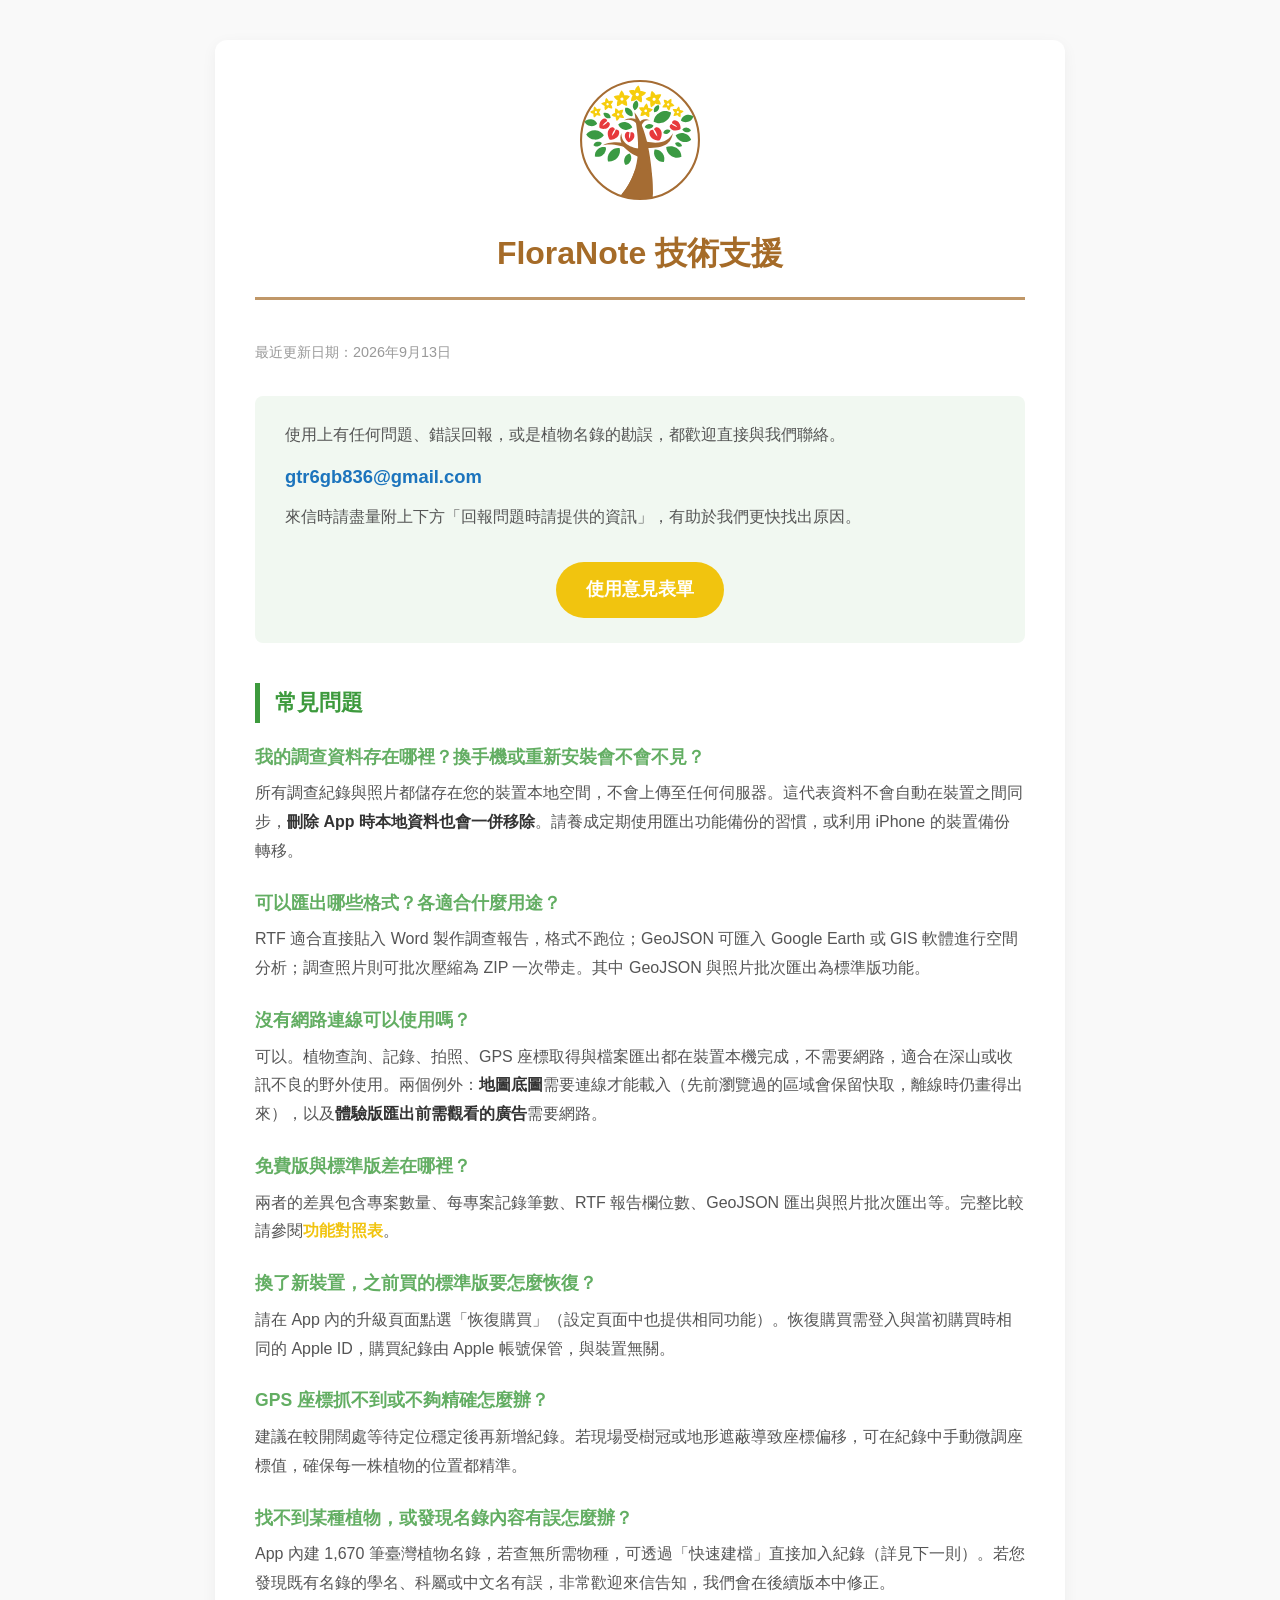
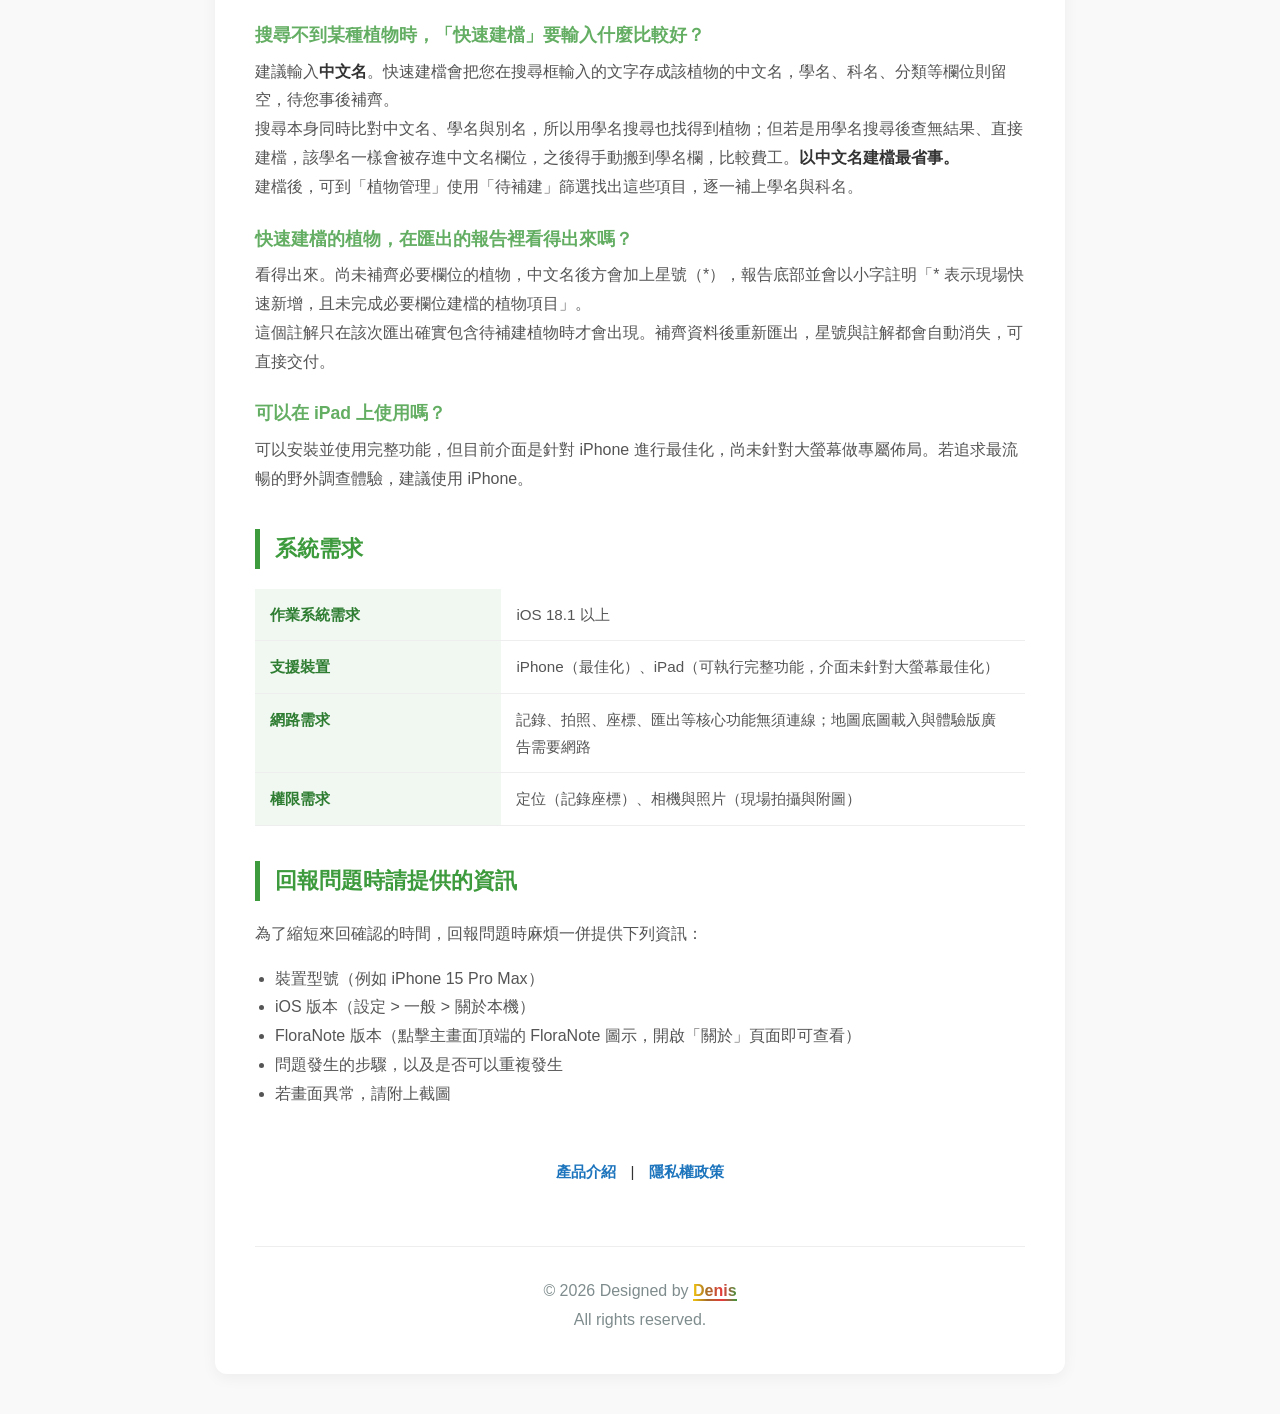
<file: floranote/support.html>
<!DOCTYPE html>
<html lang="zh-TW">
<head>
    <meta charset="UTF-8">
    <meta name="viewport" content="width=device-width, initial-scale=1.0">
    <title>FloraNote 技術支援</title>
    <style>
        body { 
            font-family: -apple-system, BlinkMacSystemFont, "Segoe UI", Roboto, Helvetica, Arial, sans-serif;
            line-height: 1.8; 
            color: #333; 
            max-width: 850px; 
            margin: 0 auto; 
            padding: 40px 25px; 
            background-color: #f9f9f9;
        }
        .container {
            background-color: #ffffff;
            padding: 40px;
            border-radius: 12px;
            box-shadow: 0 4px 15px rgba(0,0,0,0.05);
        }

    .header-section {
        text-align: center;
        margin-bottom: 40px;
    }

    .app-logo {
        width: 120px;
        height: auto;
        margin-bottom: 15px;
    }
        h1 { color: #a56b28; border-bottom: 3px solid #c09768; padding-bottom: 15px; margin: 0; }
        h2 { color: #3d9a3d; margin-top: 35px; font-size: 1.4em; border-left: 5px solid #3d9a3d; padding-left: 15px; }
        h3 { color: #63ae63; margin-top: 25px; font-size: 1.1em; }
        p, li { color: #555; }
        ul { padding-left: 20px; }
        strong { color: #333; }
        .last-updated { color: #999; font-size: 0.9em; margin-bottom: 30px; }

        /* 聯絡區塊：置於頁面最前，確保使用者與審查人員第一眼可見 */
        .contact-box {
            margin: 30px 0 40px;
            padding: 25px 30px;
            background-color: #f1f8f1;
            border-radius: 8px;
        }
        .contact-box p { margin: 0 0 10px; }
        .contact-box .email {
            font-size: 1.15em;
            font-weight: bold;
            word-break: break-all;
        }
        .contact-box .email a { color: #1C74BD; }
        .contact-box .email a:hover { color: #155E9B; }

        /* 常見問題 */
        .faq-item { margin-bottom: 22px; }
        .faq-item h3 { margin-top: 0; margin-bottom: 6px; }
        .faq-item p { margin: 0; }

        /* 系統需求表 */
        .spec-table {
            width: 100%;
            border-collapse: collapse;
            margin: 20px 0 0;
            font-size: 0.95em;
        }
        .spec-table th {
            text-align: left;
            padding: 12px 15px;
            width: 32%;
            background-color: #f1f8f1;
            color: #2e7d32;
            border-bottom: 1px solid #eee;
            vertical-align: top;
        }
        .spec-table td {
            padding: 12px 15px;
            border-bottom: 1px solid #eee;
            color: #555;
        }


        /* 頁面互連：置中、無底色，使用通用連結藍 */
        .page-links {
            margin-top: 50px;
            text-align: center;
            font-size: 0.95em;
        }
        .page-links a { color: #1C74BD; }
        .page-links a:hover { color: #155E9B; text-decoration: underline; }

        .note-section { margin-top: 40px; padding: 20px; background-color: #f1f8f1; border-radius: 8px; font-size: 0.9em; }
        .note-item { margin-bottom: 8px; color: #666; }

        .footer { 
            margin-top: 60px; 
            padding-top: 30px; 
            border-top: 1px solid #eee; 
            text-align: center;
            color: #7f8c8d;
        }
        /* 頁尾的 Denis：回到總介紹頁。文字與底線共用同一條漸層，
           與 App 內「分享 FloraNote」按鈕同一條漸層：黃 → 咖啡 → 紅 → 綠（P03 ShareAppLink.swift） */
        .footer a.home-link { position: relative; color: #F1C40F; }
        .footer a.home-link, .footer a.home-link:hover { text-decoration: none; }
        @supports ((-webkit-background-clip: text) or (background-clip: text)) {
            .footer a.home-link {
                background-image: linear-gradient(90deg, #F1C40F, #A56B28, #E7393C, #3D9A3D);
                -webkit-background-clip: text;
                background-clip: text;
                -webkit-text-fill-color: transparent;
                color: transparent;
            }
        }
        /* 底線用偽元素畫，才能和文字一樣是漸層（text-decoration 只能單色） */
        .footer a.home-link::after {
            content: "";
            position: absolute;
            left: 0;
            right: 0;
            bottom: -2px;
            height: 1.5px;
            background-image: linear-gradient(90deg, #F1C40F, #A56B28, #E7393C, #3D9A3D);
        }
        .footer a.home-link:hover { opacity: 0.75; }
        a { color: #f1c40f; text-decoration: none; font-weight: bold; }
        a:hover { text-decoration: underline; }
        .contact-btn {
            display: inline-block;
            margin-top: 20px;
            padding: 12px 30px;
            background-color: #f1c40f;
            color: white !important;
            border-radius: 30px;
            text-decoration: none !important;
            font-size: 1.1em;
            transition: transform 0.2s;
        }
        .contact-btn:hover {
            transform: scale(1.05);
            background-color: #d4ac0d;
        }
    </style>
</head>
<body>
    <div class="container">
        <div class="header-section">
            <img src="../assets/images/floranote-logo.svg" alt="FloraNote Logo" class="app-logo">
            <h1>FloraNote 技術支援</h1>
        </div>
        <p class="last-updated">最近更新日期：2026年9月13日</p>

        <div class="contact-box">
            <p>使用上有任何問題、錯誤回報，或是植物名錄的勘誤，都歡迎直接與我們聯絡。</p>
            <p class="email"><a href="mailto:gtr6gb836@gmail.com">gtr6gb836@gmail.com</a></p>
            <p>來信時請盡量附上下方「回報問題時請提供的資訊」，有助於我們更快找出原因。</p>
            <div style="text-align: center;">
                <a href="https://docs.google.com/forms/d/1F5Q2xWaoYN0Yq0LVmtZSDV2lkJ0Eqy_AhULfeMTi-wk/viewform?edit_requested=true" class="contact-btn">使用意見表單</a>
            </div>
        </div>

        <h2>常見問題</h2>

        <div class="faq-item">
            <h3>我的調查資料存在哪裡？換手機或重新安裝會不會不見？</h3>
            <p>所有調查紀錄與照片都儲存在您的裝置本地空間，不會上傳至任何伺服器。這代表資料不會自動在裝置之間同步，<strong>刪除 App 時本地資料也會一併移除</strong>。請養成定期使用匯出功能備份的習慣，或利用 iPhone 的裝置備份轉移。</p>
        </div>

        <div class="faq-item">
            <h3>可以匯出哪些格式？各適合什麼用途？</h3>
            <p>RTF 適合直接貼入 Word 製作調查報告，格式不跑位；GeoJSON 可匯入 Google Earth 或 GIS 軟體進行空間分析；調查照片則可批次壓縮為 ZIP 一次帶走。其中 GeoJSON 與照片批次匯出為標準版功能。</p>
        </div>

        <div class="faq-item">
            <h3>沒有網路連線可以使用嗎？</h3>
            <p>可以。植物查詢、記錄、拍照、GPS 座標取得與檔案匯出都在裝置本機完成，不需要網路，適合在深山或收訊不良的野外使用。兩個例外：<strong>地圖底圖</strong>需要連線才能載入（先前瀏覽過的區域會保留快取，離線時仍畫得出來），以及<strong>體驗版匯出前需觀看的廣告</strong>需要網路。</p>
        </div>

        <div class="faq-item">
            <h3>免費版與標準版差在哪裡？</h3>
            <p>兩者的差異包含專案數量、每專案記錄筆數、RTF 報告欄位數、GeoJSON 匯出與照片批次匯出等。完整比較請參閱<a href="index.html#feature-compare">功能對照表</a>。</p>
        </div>

        <div class="faq-item">
            <h3>換了新裝置，之前買的標準版要怎麼恢復？</h3>
            <p>請在 App 內的升級頁面點選「恢復購買」（設定頁面中也提供相同功能）。恢復購買需登入與當初購買時相同的 Apple ID，購買紀錄由 Apple 帳號保管，與裝置無關。</p>
        </div>

        <div class="faq-item">
            <h3>GPS 座標抓不到或不夠精確怎麼辦？</h3>
            <p>建議在較開闊處等待定位穩定後再新增紀錄。若現場受樹冠或地形遮蔽導致座標偏移，可在紀錄中手動微調座標值，確保每一株植物的位置都精準。</p>
        </div>

        <div class="faq-item">
            <h3>找不到某種植物，或發現名錄內容有誤怎麼辦？</h3>
            <p>App 內建 1,670 筆臺灣植物名錄，若查無所需物種，可透過「快速建檔」直接加入紀錄（詳見下一則）。若您發現既有名錄的學名、科屬或中文名有誤，非常歡迎來信告知，我們會在後續版本中修正。</p>
        </div>

        <div class="faq-item">
            <h3>搜尋不到某種植物時，「快速建檔」要輸入什麼比較好？</h3>
            <p>建議輸入<strong>中文名</strong>。快速建檔會把您在搜尋框輸入的文字存成該植物的中文名，學名、科名、分類等欄位則留空，待您事後補齊。</p>
            <p>搜尋本身同時比對中文名、學名與別名，所以用學名搜尋也找得到植物；但若是用學名搜尋後查無結果、直接建檔，該學名一樣會被存進中文名欄位，之後得手動搬到學名欄，比較費工。<strong>以中文名建檔最省事。</strong></p>
            <p>建檔後，可到「植物管理」使用「待補建」篩選找出這些項目，逐一補上學名與科名。</p>
        </div>

        <div class="faq-item">
            <h3>快速建檔的植物，在匯出的報告裡看得出來嗎？</h3>
            <p>看得出來。尚未補齊必要欄位的植物，中文名後方會加上星號（*），報告底部並會以小字註明「* 表示現場快速新增，且未完成必要欄位建檔的植物項目」。</p>
            <p>這個註解只在該次匯出確實包含待補建植物時才會出現。補齊資料後重新匯出，星號與註解都會自動消失，可直接交付。</p>
        </div>

        <div class="faq-item">
            <h3>可以在 iPad 上使用嗎？</h3>
            <p>可以安裝並使用完整功能，但目前介面是針對 iPhone 進行最佳化，尚未針對大螢幕做專屬佈局。若追求最流暢的野外調查體驗，建議使用 iPhone。</p>
        </div>

        <h2>系統需求</h2>
        <table class="spec-table">
            <tbody>
                <tr>
                    <th>作業系統需求</th>
                    <td>iOS 18.1 以上</td>
                </tr>
                <tr>
                    <th>支援裝置</th>
                    <td>iPhone（最佳化）、iPad（可執行完整功能，介面未針對大螢幕最佳化）</td>
                </tr>
                <tr>
                    <th>網路需求</th>
                    <td>記錄、拍照、座標、匯出等核心功能無須連線；地圖底圖載入與體驗版廣告需要網路</td>
                </tr>
                <tr>
                    <th>權限需求</th>
                    <td>定位（記錄座標）、相機與照片（現場拍攝與附圖）</td>
                </tr>
            </tbody>
        </table>

        <h2>回報問題時請提供的資訊</h2>
        <p>為了縮短來回確認的時間，回報問題時麻煩一併提供下列資訊：</p>
        <ul>
            <li>裝置型號（例如 iPhone 15 Pro Max）</li>
            <li>iOS 版本（設定 &gt; 一般 &gt; 關於本機）</li>
            <li>FloraNote 版本（點擊主畫面頂端的 FloraNote 圖示，開啟「關於」頁面即可查看）</li>
            <li>問題發生的步驟，以及是否可以重複發生</li>
            <li>若畫面異常，請附上截圖</li>
        </ul>

        <div class="page-links">
            <a href="index.html">產品介紹</a>　|　<a href="privacy.html">隱私權政策</a>
        </div>


        <div class="footer">
            © 2026 Designed by <a class="home-link" href="../">Denis</a><br>
            All rights reserved.
        </div>
    </div>
</body>
</html>
</file>
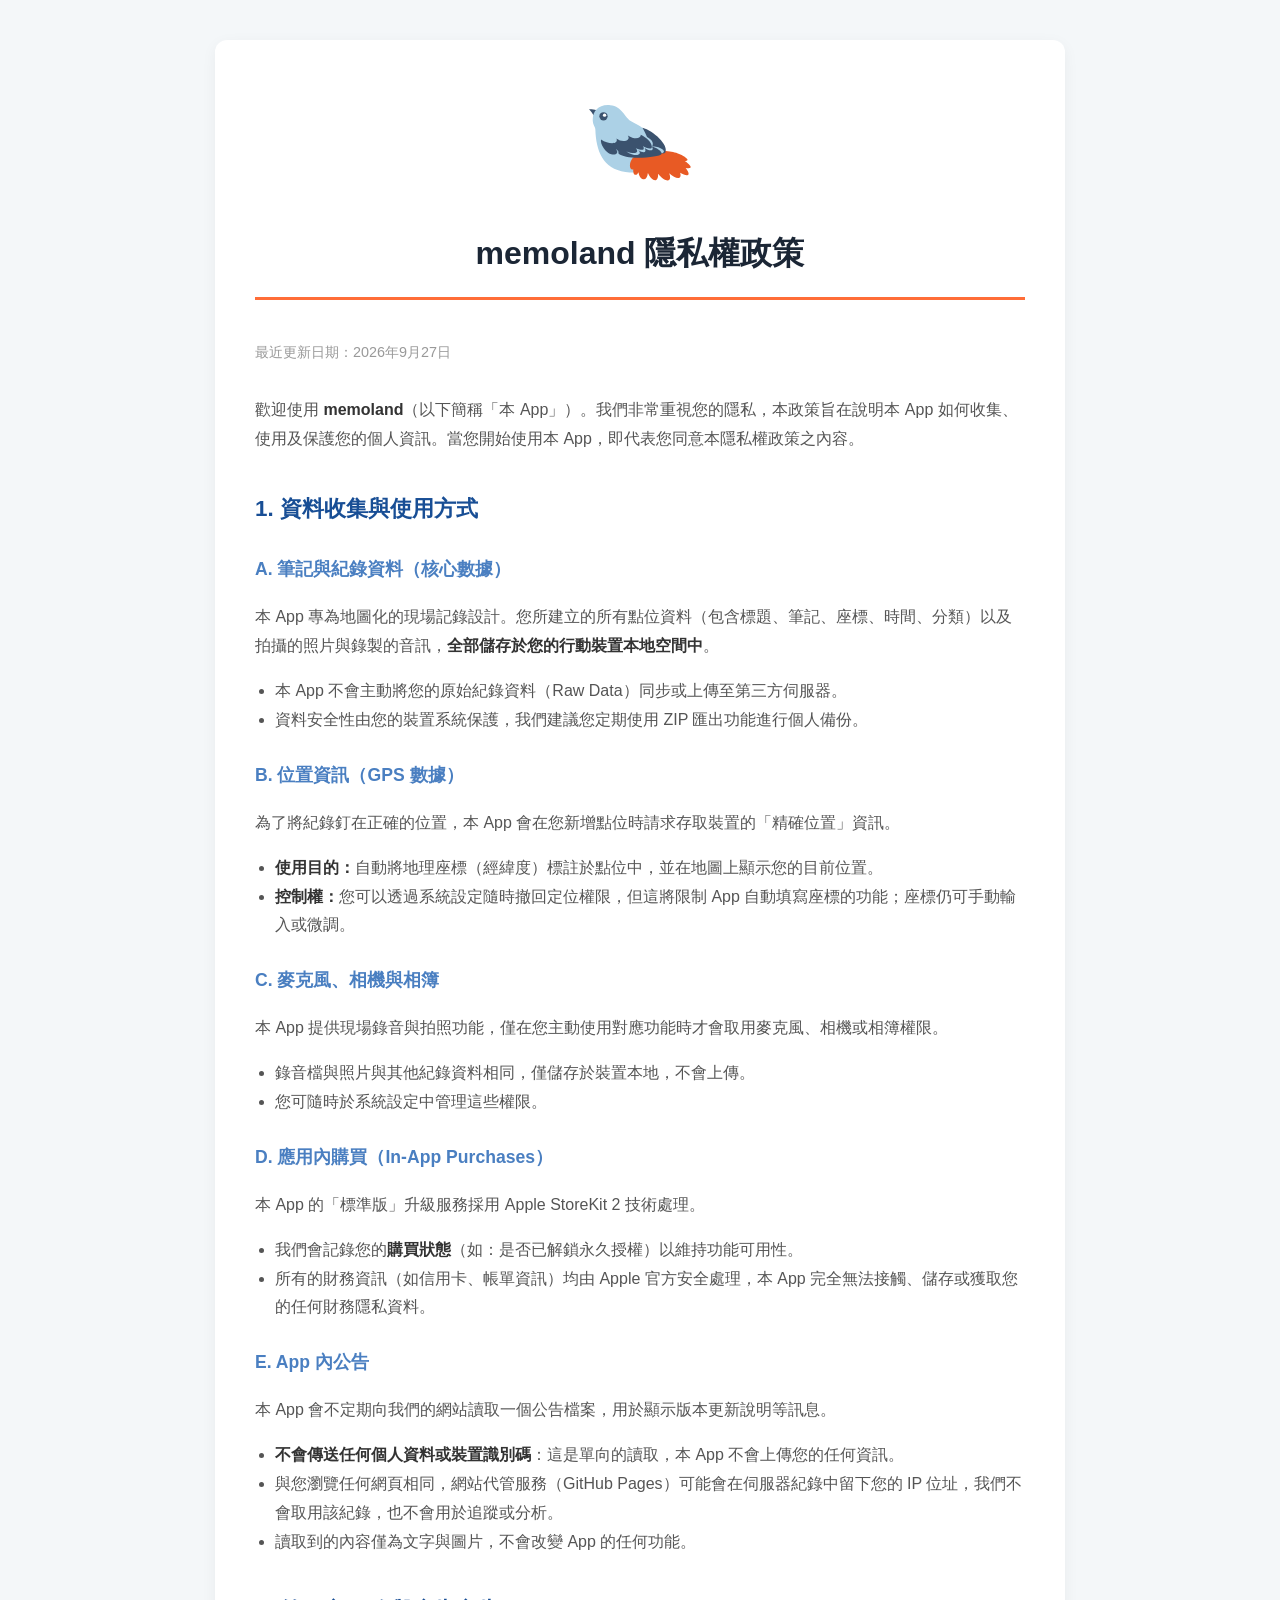
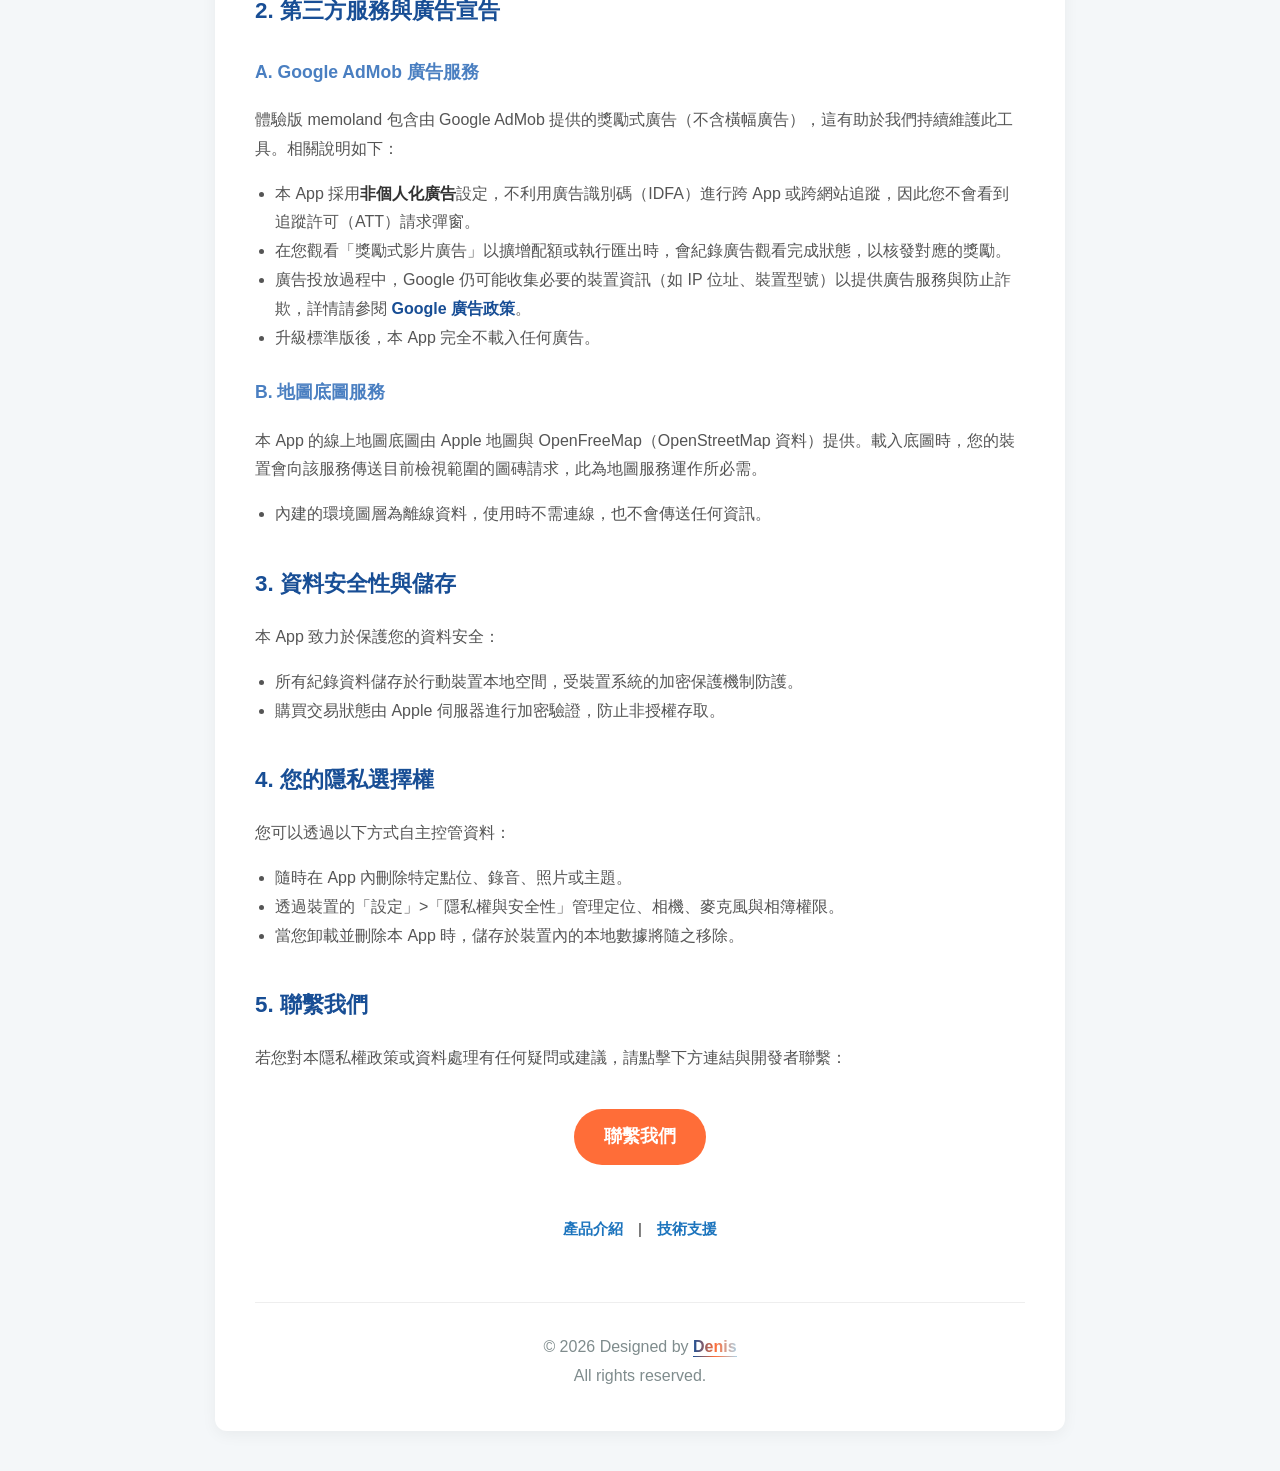
<file: memoland/privacy.html>
<!DOCTYPE html>
<html lang="zh-TW">
<head>
    <meta charset="UTF-8">
    <meta name="viewport" content="width=device-width, initial-scale=1.0">
    <title>memoland 隱私權政策</title>
    <style>
        body { 
            font-family: -apple-system, BlinkMacSystemFont, "Segoe UI", Roboto, Helvetica, Arial, sans-serif;
            line-height: 1.8; 
            color: #333; 
            max-width: 850px; 
            margin: 0 auto; 
            padding: 40px 25px; 
            background-color: #F4F7F9;
        }
        .container {
            background-color: #ffffff;
            padding: 40px;
            border-radius: 12px;
            box-shadow: 0 4px 15px rgba(0,0,0,0.05);
        }
    
    /* 標頭區塊置中樣式 */
    .header-section {
        text-align: center;
        margin-bottom: 40px;
    }

    .app-logo {
        width: 120px;
        height: auto;
        margin-bottom: 15px;
    }
        h1 { color: #1B2635; border-bottom: 3px solid #FF6D38; padding-bottom: 15px; margin: 0; }
        h2 { color: #184E95; margin-top: 35px; font-size: 1.4em; }
        h3 { color: #4A7FC1; margin-top: 25px; font-size: 1.1em; }
        p, li { color: #555; }
        ul { padding-left: 20px; }
        strong { color: #333; }
        .last-updated { color: #999; font-size: 0.9em; margin-bottom: 30px; }
        /* 頁面互連：置中、無底色，使用通用連結藍 */
        .page-links {
            margin-top: 50px;
            text-align: center;
            font-size: 0.95em;
        }
        .page-links a { color: #1C74BD; }
        .page-links a:hover { color: #155E9B; text-decoration: underline; }
        .footer { 
            margin-top: 60px; 
            padding-top: 30px; 
            border-top: 1px solid #eee; 
            text-align: center;
            color: #7f8c8d;
        }
        /* 頁尾的 Denis：回到總介紹頁。文字與底線共用同一條漸層，
           與 App 內「分享 memoland」按鈕同一條漸層：深藍 → 橘 → 淡藍（P01 ShareAppButton.swift） */
        .footer a.home-link { position: relative; color: #FF6D38; }
        .footer a.home-link, .footer a.home-link:hover { text-decoration: none; }
        @supports ((-webkit-background-clip: text) or (background-clip: text)) {
            .footer a.home-link {
                background-image: linear-gradient(90deg, #184E95, #FF6D38, #ACD1E6);
                -webkit-background-clip: text;
                background-clip: text;
                -webkit-text-fill-color: transparent;
                color: transparent;
            }
        }
        /* 底線用偽元素畫，才能和文字一樣是漸層（text-decoration 只能單色） */
        .footer a.home-link::after {
            content: "";
            position: absolute;
            left: 0;
            right: 0;
            bottom: -2px;
            height: 1.5px;
            background-image: linear-gradient(90deg, #184E95, #FF6D38, #ACD1E6);
        }
        .footer a.home-link:hover { opacity: 0.75; }

        a { color: #184E95; text-decoration: none; font-weight: bold; }
        a:hover { text-decoration: underline; }
        .contact-btn {
            display: inline-block;
            margin-top: 20px;
            padding: 12px 30px;
            background-color: #FF6D38;
            color: white !important;
            border-radius: 30px;
            text-decoration: none !important;
            font-size: 1.1em;
            transition: transform 0.2s;
        }
        .contact-btn:hover {
            transform: scale(1.05);
            background-color: #E85A24;
        }
    </style>
</head>
<body>
    <div class="container">
        <div class="header-section">
            <img src="../assets/images/memoland-logo.svg" alt="memoland Logo" class="app-logo">
            <h1>memoland 隱私權政策</h1>
        </div>
        <p class="last-updated">最近更新日期：2026年9月27日</p>

        <p>歡迎使用 <strong>memoland</strong>（以下簡稱「本 App」）。我們非常重視您的隱私，本政策旨在說明本 App 如何收集、使用及保護您的個人資訊。當您開始使用本 App，即代表您同意本隱私權政策之內容。</p>

        <h2>1. 資料收集與使用方式</h2>
        
        <h3>A. 筆記與紀錄資料（核心數據）</h3>
        <p>本 App 專為地圖化的現場記錄設計。您所建立的所有點位資料（包含標題、筆記、座標、時間、分類）以及拍攝的照片與錄製的音訊，<strong>全部儲存於您的行動裝置本地空間中</strong>。</p>
        <ul>
            <li>本 App 不會主動將您的原始紀錄資料（Raw Data）同步或上傳至第三方伺服器。</li>
            <li>資料安全性由您的裝置系統保護，我們建議您定期使用 ZIP 匯出功能進行個人備份。</li>
        </ul>

        <h3>B. 位置資訊（GPS 數據）</h3>
        <p>為了將紀錄釘在正確的位置，本 App 會在您新增點位時請求存取裝置的「精確位置」資訊。</p>
        <ul>
            <li><strong>使用目的：</strong>自動將地理座標（經緯度）標註於點位中，並在地圖上顯示您的目前位置。</li>
            <li><strong>控制權：</strong>您可以透過系統設定隨時撤回定位權限，但這將限制 App 自動填寫座標的功能；座標仍可手動輸入或微調。</li>
        </ul>

        <h3>C. 麥克風、相機與相簿</h3>
        <p>本 App 提供現場錄音與拍照功能，僅在您主動使用對應功能時才會取用麥克風、相機或相簿權限。</p>
        <ul>
            <li>錄音檔與照片與其他紀錄資料相同，僅儲存於裝置本地，不會上傳。</li>
            <li>您可隨時於系統設定中管理這些權限。</li>
        </ul>

        <h3>D. 應用內購買（In-App Purchases）</h3>
        <p>本 App 的「標準版」升級服務採用 Apple StoreKit 2 技術處理。</p>
        <ul>
            <li>我們會記錄您的<strong>購買狀態</strong>（如：是否已解鎖永久授權）以維持功能可用性。</li>
            <li>所有的財務資訊（如信用卡、帳單資訊）均由 Apple 官方安全處理，本 App 完全無法接觸、儲存或獲取您的任何財務隱私資料。</li>
        </ul>

        <h3>E. App 內公告</h3>
        <p>本 App 會不定期向我們的網站讀取一個公告檔案，用於顯示版本更新說明等訊息。</p>
        <ul>
            <li><strong>不會傳送任何個人資料或裝置識別碼</strong>：這是單向的讀取，本 App 不會上傳您的任何資訊。</li>
            <li>與您瀏覽任何網頁相同，網站代管服務（GitHub Pages）可能會在伺服器紀錄中留下您的 IP 位址，我們不會取用該紀錄，也不會用於追蹤或分析。</li>
            <li>讀取到的內容僅為文字與圖片，不會改變 App 的任何功能。</li>
        </ul>

        <h2>2. 第三方服務與廣告宣告</h2>
        
        <h3>A. Google AdMob 廣告服務</h3>
        <p>體驗版 memoland 包含由 Google AdMob 提供的獎勵式廣告（不含橫幅廣告），這有助於我們持續維護此工具。相關說明如下：</p>
        <ul>
            <li>本 App 採用<strong>非個人化廣告</strong>設定，不利用廣告識別碼（IDFA）進行跨 App 或跨網站追蹤，因此您不會看到追蹤許可（ATT）請求彈窗。</li>
            <li>在您觀看「獎勵式影片廣告」以擴增配額或執行匯出時，會紀錄廣告觀看完成狀態，以核發對應的獎勵。</li>
            <li>廣告投放過程中，Google 仍可能收集必要的裝置資訊（如 IP 位址、裝置型號）以提供廣告服務與防止詐欺，詳情請參閱 <a href="https://policies.google.com/technologies/ads">Google 廣告政策</a>。</li>
            <li>升級標準版後，本 App 完全不載入任何廣告。</li>
        </ul>

        <h3>B. 地圖底圖服務</h3>
        <p>本 App 的線上地圖底圖由 Apple 地圖與 OpenFreeMap（OpenStreetMap 資料）提供。載入底圖時，您的裝置會向該服務傳送目前檢視範圍的圖磚請求，此為地圖服務運作所必需。</p>
        <ul>
            <li>內建的環境圖層為離線資料，使用時不需連線，也不會傳送任何資訊。</li>
        </ul>

        <h2>3. 資料安全性與儲存</h2>
        <p>本 App 致力於保護您的資料安全：</p>
        <ul>
            <li>所有紀錄資料儲存於行動裝置本地空間，受裝置系統的加密保護機制防護。</li>
            <li>購買交易狀態由 Apple 伺服器進行加密驗證，防止非授權存取。</li>
        </ul>

        <h2>4. 您的隱私選擇權</h2>
        <p>您可以透過以下方式自主控管資料：</p>
        <ul>
            <li>隨時在 App 內刪除特定點位、錄音、照片或主題。</li>
            <li>透過裝置的「設定」&gt;「隱私權與安全性」管理定位、相機、麥克風與相簿權限。</li>
            <li>當您卸載並刪除本 App 時，儲存於裝置內的本地數據將隨之移除。</li>
        </ul>

        <h2>5. 聯繫我們</h2>
        <p>若您對本隱私權政策或資料處理有任何疑問或建議，請點擊下方連結與開發者聯繫：</p>
        <div style="text-align: center;">
            <a href="https://forms.gle/nmDyok7FLxBcfENi7" class="contact-btn">聯繫我們</a>
        </div>

        <div class="page-links">
            <a href="index.html">產品介紹</a>　|　<a href="support.html">技術支援</a>
        </div>

        <div class="footer">
            © 2026 Designed by <a class="home-link" href="../">Denis</a><br>
            All rights reserved.
        </div>
    </div>
</body>
</html>
</file>
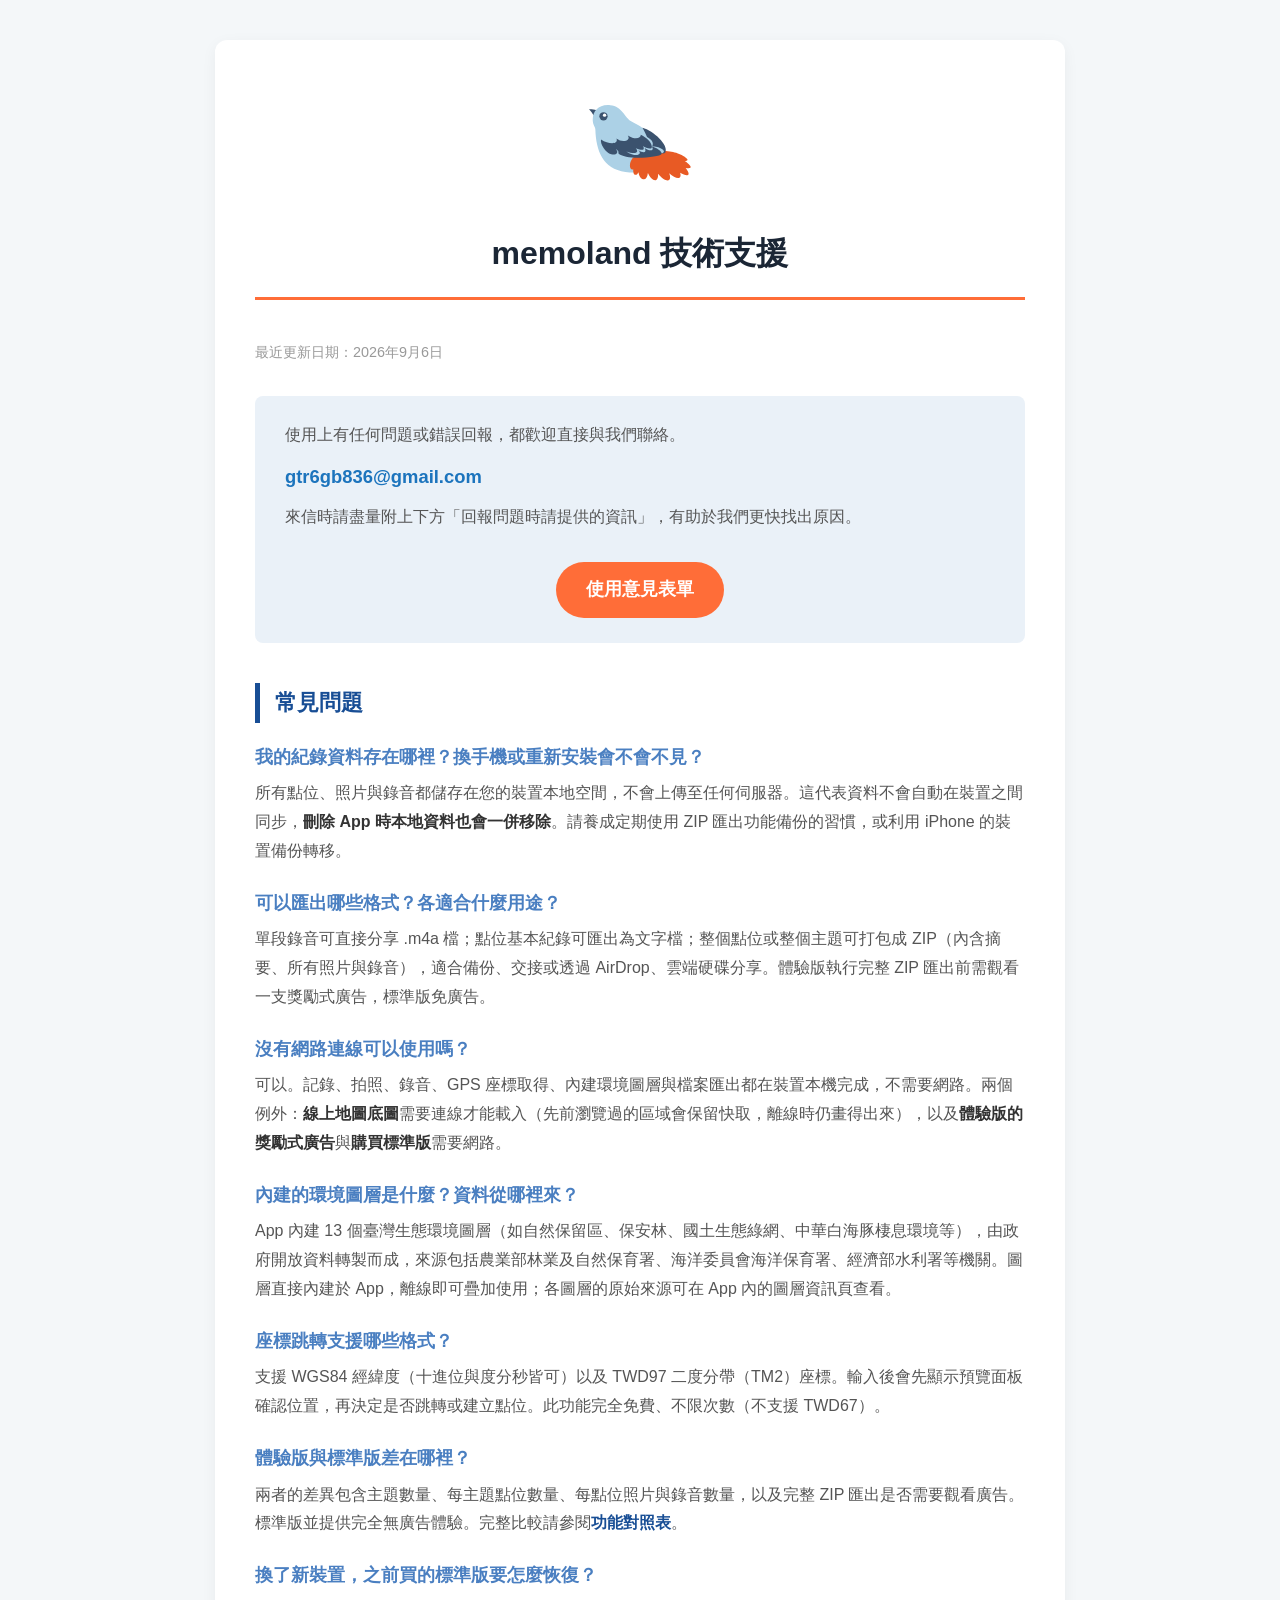
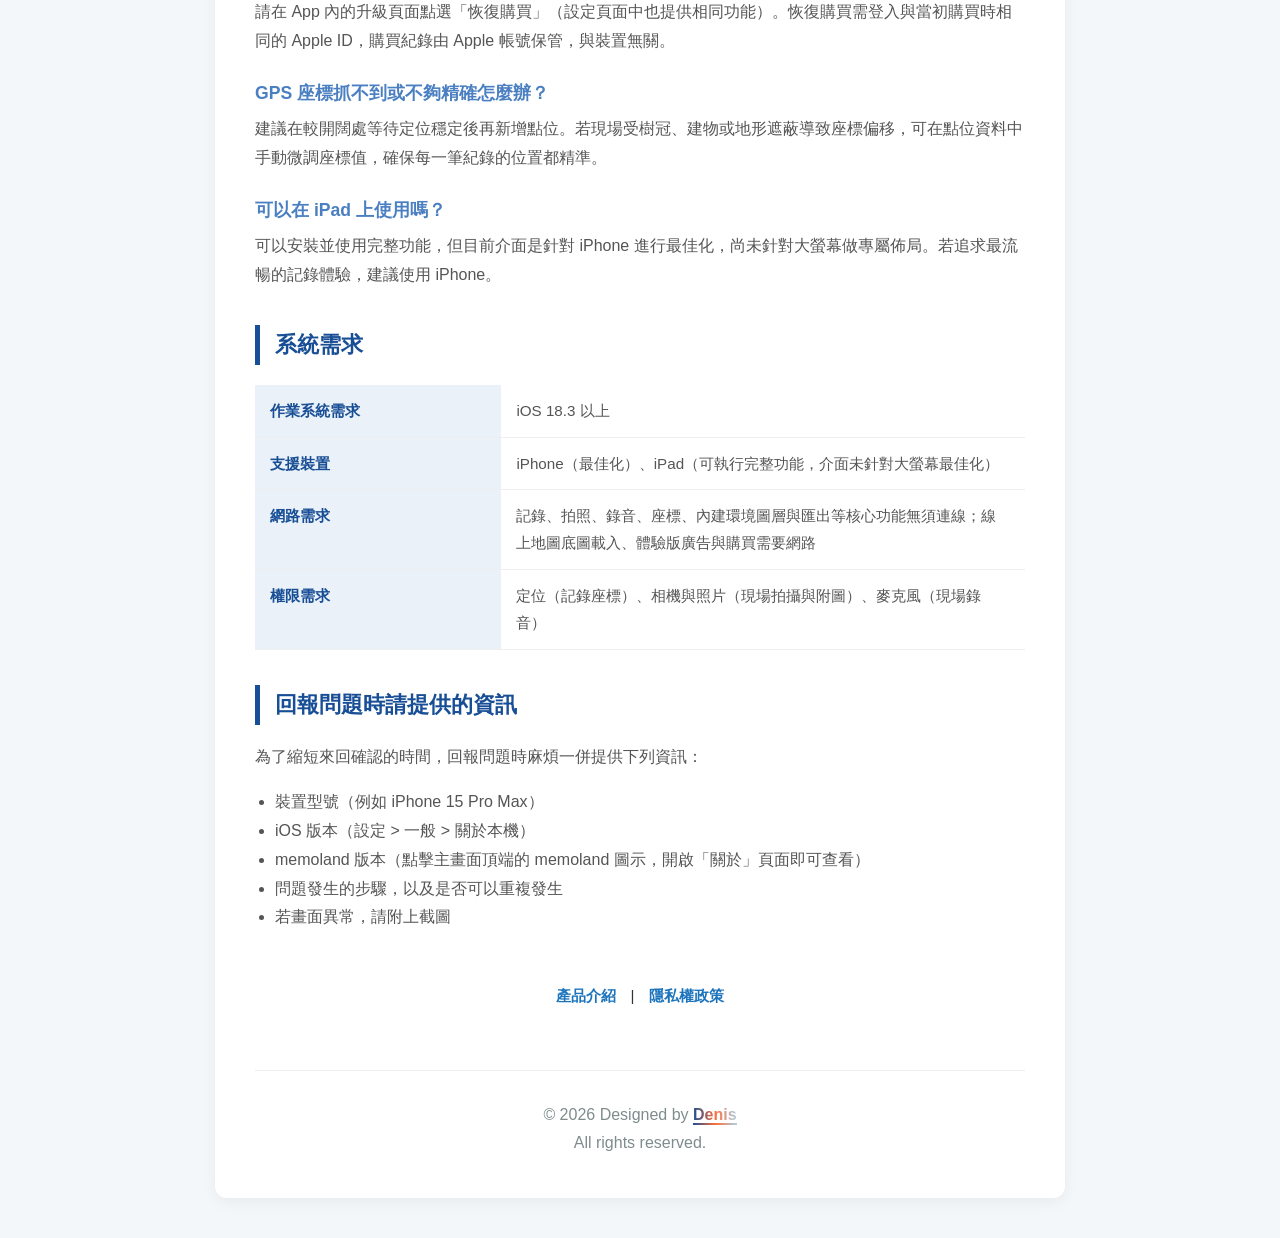
<file: memoland/support.html>
<!DOCTYPE html>
<html lang="zh-TW">
<head>
    <meta charset="UTF-8">
    <meta name="viewport" content="width=device-width, initial-scale=1.0">
    <title>memoland 技術支援</title>
    <style>
        body { 
            font-family: -apple-system, BlinkMacSystemFont, "Segoe UI", Roboto, Helvetica, Arial, sans-serif;
            line-height: 1.8; 
            color: #333; 
            max-width: 850px; 
            margin: 0 auto; 
            padding: 40px 25px; 
            background-color: #F4F7F9;
        }
        .container {
            background-color: #ffffff;
            padding: 40px;
            border-radius: 12px;
            box-shadow: 0 4px 15px rgba(0,0,0,0.05);
        }

    .header-section {
        text-align: center;
        margin-bottom: 40px;
    }

    .app-logo {
        width: 120px;
        height: auto;
        margin-bottom: 15px;
    }
        h1 { color: #1B2635; border-bottom: 3px solid #FF6D38; padding-bottom: 15px; margin: 0; }
        h2 { color: #184E95; margin-top: 35px; font-size: 1.4em; border-left: 5px solid #184E95; padding-left: 15px; }
        h3 { color: #4A7FC1; margin-top: 25px; font-size: 1.1em; }
        p, li { color: #555; }
        ul { padding-left: 20px; }
        strong { color: #333; }
        .last-updated { color: #999; font-size: 0.9em; margin-bottom: 30px; }

        /* 聯絡區塊：置於頁面最前，確保使用者與審查人員第一眼可見 */
        .contact-box {
            margin: 30px 0 40px;
            padding: 25px 30px;
            background-color: #EAF1F8;
            border-radius: 8px;
        }
        .contact-box p { margin: 0 0 10px; }
        .contact-box .email {
            font-size: 1.15em;
            font-weight: bold;
            word-break: break-all;
        }
        .contact-box .email a { color: #1C74BD; }
        .contact-box .email a:hover { color: #155E9B; }

        /* 常見問題 */
        .faq-item { margin-bottom: 22px; }
        .faq-item h3 { margin-top: 0; margin-bottom: 6px; }
        .faq-item p { margin: 0; }

        /* 系統需求表 */
        .spec-table {
            width: 100%;
            border-collapse: collapse;
            margin: 20px 0 0;
            font-size: 0.95em;
        }
        .spec-table th {
            text-align: left;
            padding: 12px 15px;
            width: 32%;
            background-color: #EAF1F8;
            color: #184E95;
            border-bottom: 1px solid #eee;
            vertical-align: top;
        }
        .spec-table td {
            padding: 12px 15px;
            border-bottom: 1px solid #eee;
            color: #555;
        }


        /* 頁面互連：置中、無底色，使用通用連結藍 */
        .page-links {
            margin-top: 50px;
            text-align: center;
            font-size: 0.95em;
        }
        .page-links a { color: #1C74BD; }
        .page-links a:hover { color: #155E9B; text-decoration: underline; }

        .note-section { margin-top: 40px; padding: 20px; background-color: #EAF1F8; border-radius: 8px; font-size: 0.9em; }
        .note-item { margin-bottom: 8px; color: #666; }

        .footer { 
            margin-top: 60px; 
            padding-top: 30px; 
            border-top: 1px solid #eee; 
            text-align: center;
            color: #7f8c8d;
        }
        /* 頁尾的 Denis：回到總介紹頁。文字與底線共用同一條漸層，
           與 App 內「分享 memoland」按鈕同一條漸層：深藍 → 橘 → 淡藍（P01 ShareAppButton.swift） */
        .footer a.home-link { position: relative; color: #FF6D38; }
        .footer a.home-link, .footer a.home-link:hover { text-decoration: none; }
        @supports ((-webkit-background-clip: text) or (background-clip: text)) {
            .footer a.home-link {
                background-image: linear-gradient(90deg, #184E95, #FF6D38, #ACD1E6);
                -webkit-background-clip: text;
                background-clip: text;
                -webkit-text-fill-color: transparent;
                color: transparent;
            }
        }
        /* 底線用偽元素畫，才能和文字一樣是漸層（text-decoration 只能單色） */
        .footer a.home-link::after {
            content: "";
            position: absolute;
            left: 0;
            right: 0;
            bottom: -2px;
            height: 1.5px;
            background-image: linear-gradient(90deg, #184E95, #FF6D38, #ACD1E6);
        }
        .footer a.home-link:hover { opacity: 0.75; }
        a { color: #184E95; text-decoration: none; font-weight: bold; }
        a:hover { text-decoration: underline; }
        .contact-btn {
            display: inline-block;
            margin-top: 20px;
            padding: 12px 30px;
            background-color: #FF6D38;
            color: white !important;
            border-radius: 30px;
            text-decoration: none !important;
            font-size: 1.1em;
            transition: transform 0.2s;
        }
        .contact-btn:hover {
            transform: scale(1.05);
            background-color: #E85A24;
        }
    </style>
</head>
<body>
    <div class="container">
        <div class="header-section">
            <img src="../assets/images/memoland-logo.svg" alt="memoland Logo" class="app-logo">
            <h1>memoland 技術支援</h1>
        </div>
        <p class="last-updated">最近更新日期：2026年9月6日</p>

        <div class="contact-box">
            <p>使用上有任何問題或錯誤回報，都歡迎直接與我們聯絡。</p>
            <p class="email"><a href="mailto:gtr6gb836@gmail.com">gtr6gb836@gmail.com</a></p>
            <p>來信時請盡量附上下方「回報問題時請提供的資訊」，有助於我們更快找出原因。</p>
            <div style="text-align: center;">
                <a href="https://forms.gle/nmDyok7FLxBcfENi7" class="contact-btn">使用意見表單</a>
            </div>
        </div>

        <h2>常見問題</h2>

        <div class="faq-item">
            <h3>我的紀錄資料存在哪裡？換手機或重新安裝會不會不見？</h3>
            <p>所有點位、照片與錄音都儲存在您的裝置本地空間，不會上傳至任何伺服器。這代表資料不會自動在裝置之間同步，<strong>刪除 App 時本地資料也會一併移除</strong>。請養成定期使用 ZIP 匯出功能備份的習慣，或利用 iPhone 的裝置備份轉移。</p>
        </div>

        <div class="faq-item">
            <h3>可以匯出哪些格式？各適合什麼用途？</h3>
            <p>單段錄音可直接分享 .m4a 檔；點位基本紀錄可匯出為文字檔；整個點位或整個主題可打包成 ZIP（內含摘要、所有照片與錄音），適合備份、交接或透過 AirDrop、雲端硬碟分享。體驗版執行完整 ZIP 匯出前需觀看一支獎勵式廣告，標準版免廣告。</p>
        </div>

        <div class="faq-item">
            <h3>沒有網路連線可以使用嗎？</h3>
            <p>可以。記錄、拍照、錄音、GPS 座標取得、內建環境圖層與檔案匯出都在裝置本機完成，不需要網路。兩個例外：<strong>線上地圖底圖</strong>需要連線才能載入（先前瀏覽過的區域會保留快取，離線時仍畫得出來），以及<strong>體驗版的獎勵式廣告</strong>與<strong>購買標準版</strong>需要網路。</p>
        </div>

        <div class="faq-item">
            <h3>內建的環境圖層是什麼？資料從哪裡來？</h3>
            <p>App 內建 13 個臺灣生態環境圖層（如自然保留區、保安林、國土生態綠網、中華白海豚棲息環境等），由政府開放資料轉製而成，來源包括農業部林業及自然保育署、海洋委員會海洋保育署、經濟部水利署等機關。圖層直接內建於 App，離線即可疊加使用；各圖層的原始來源可在 App 內的圖層資訊頁查看。</p>
        </div>

        <div class="faq-item">
            <h3>座標跳轉支援哪些格式？</h3>
            <p>支援 WGS84 經緯度（十進位與度分秒皆可）以及 TWD97 二度分帶（TM2）座標。輸入後會先顯示預覽面板確認位置，再決定是否跳轉或建立點位。此功能完全免費、不限次數（不支援 TWD67）。</p>
        </div>

        <div class="faq-item">
            <h3>體驗版與標準版差在哪裡？</h3>
            <p>兩者的差異包含主題數量、每主題點位數量、每點位照片與錄音數量，以及完整 ZIP 匯出是否需要觀看廣告。標準版並提供完全無廣告體驗。完整比較請參閱<a href="index.html#feature-compare">功能對照表</a>。</p>
        </div>

        <div class="faq-item">
            <h3>換了新裝置，之前買的標準版要怎麼恢復？</h3>
            <p>請在 App 內的升級頁面點選「恢復購買」（設定頁面中也提供相同功能）。恢復購買需登入與當初購買時相同的 Apple ID，購買紀錄由 Apple 帳號保管，與裝置無關。</p>
        </div>

        <div class="faq-item">
            <h3>GPS 座標抓不到或不夠精確怎麼辦？</h3>
            <p>建議在較開闊處等待定位穩定後再新增點位。若現場受樹冠、建物或地形遮蔽導致座標偏移，可在點位資料中手動微調座標值，確保每一筆紀錄的位置都精準。</p>
        </div>

        <div class="faq-item">
            <h3>可以在 iPad 上使用嗎？</h3>
            <p>可以安裝並使用完整功能，但目前介面是針對 iPhone 進行最佳化，尚未針對大螢幕做專屬佈局。若追求最流暢的記錄體驗，建議使用 iPhone。</p>
        </div>

        <h2>系統需求</h2>
        <table class="spec-table">
            <tbody>
                <tr>
                    <th>作業系統需求</th>
                    <td>iOS 18.3 以上</td>
                </tr>
                <tr>
                    <th>支援裝置</th>
                    <td>iPhone（最佳化）、iPad（可執行完整功能，介面未針對大螢幕最佳化）</td>
                </tr>
                <tr>
                    <th>網路需求</th>
                    <td>記錄、拍照、錄音、座標、內建環境圖層與匯出等核心功能無須連線；線上地圖底圖載入、體驗版廣告與購買需要網路</td>
                </tr>
                <tr>
                    <th>權限需求</th>
                    <td>定位（記錄座標）、相機與照片（現場拍攝與附圖）、麥克風（現場錄音）</td>
                </tr>
            </tbody>
        </table>

        <h2>回報問題時請提供的資訊</h2>
        <p>為了縮短來回確認的時間，回報問題時麻煩一併提供下列資訊：</p>
        <ul>
            <li>裝置型號（例如 iPhone 15 Pro Max）</li>
            <li>iOS 版本（設定 &gt; 一般 &gt; 關於本機）</li>
            <li>memoland 版本（點擊主畫面頂端的 memoland 圖示，開啟「關於」頁面即可查看）</li>
            <li>問題發生的步驟，以及是否可以重複發生</li>
            <li>若畫面異常，請附上截圖</li>
        </ul>

        <div class="page-links">
            <a href="index.html">產品介紹</a>　|　<a href="privacy.html">隱私權政策</a>
        </div>

        <div class="footer">
            © 2026 Designed by <a class="home-link" href="../">Denis</a><br>
            All rights reserved.
        </div>
    </div>
</body>
</html>
</file>
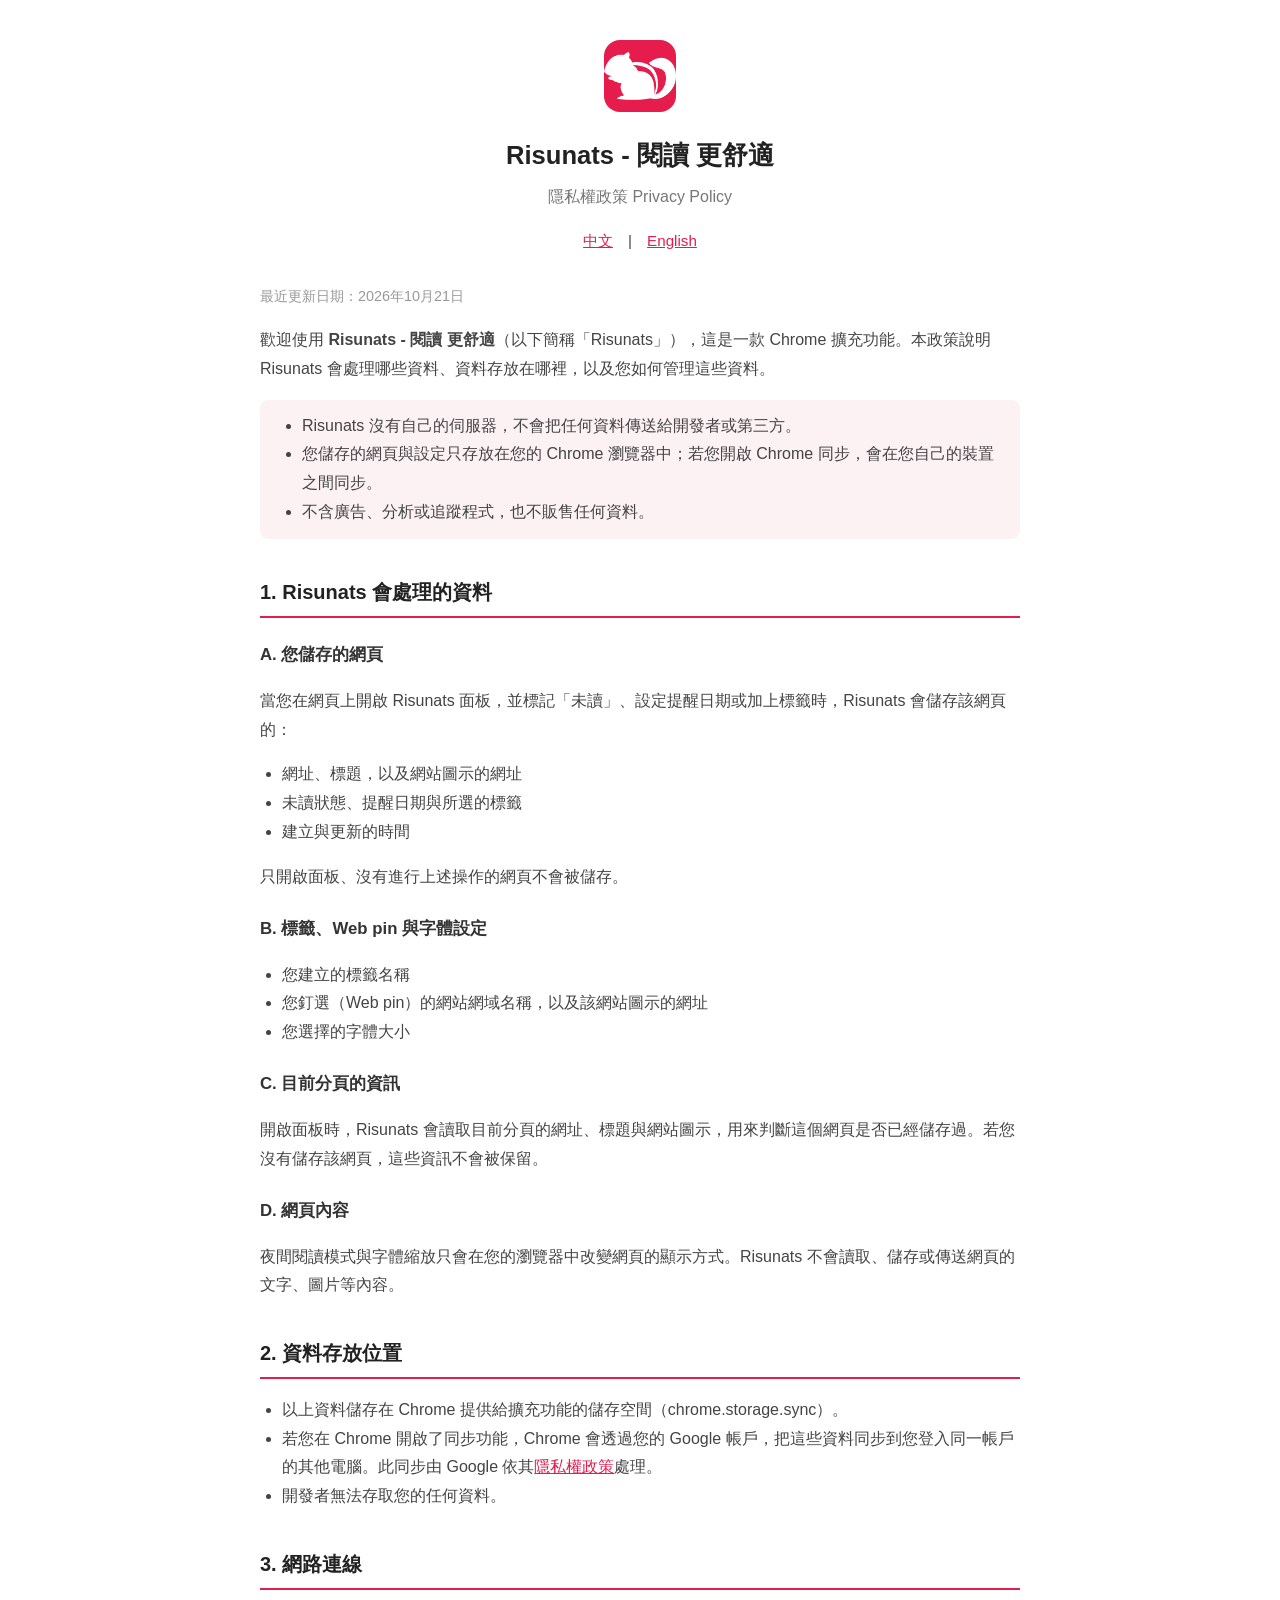
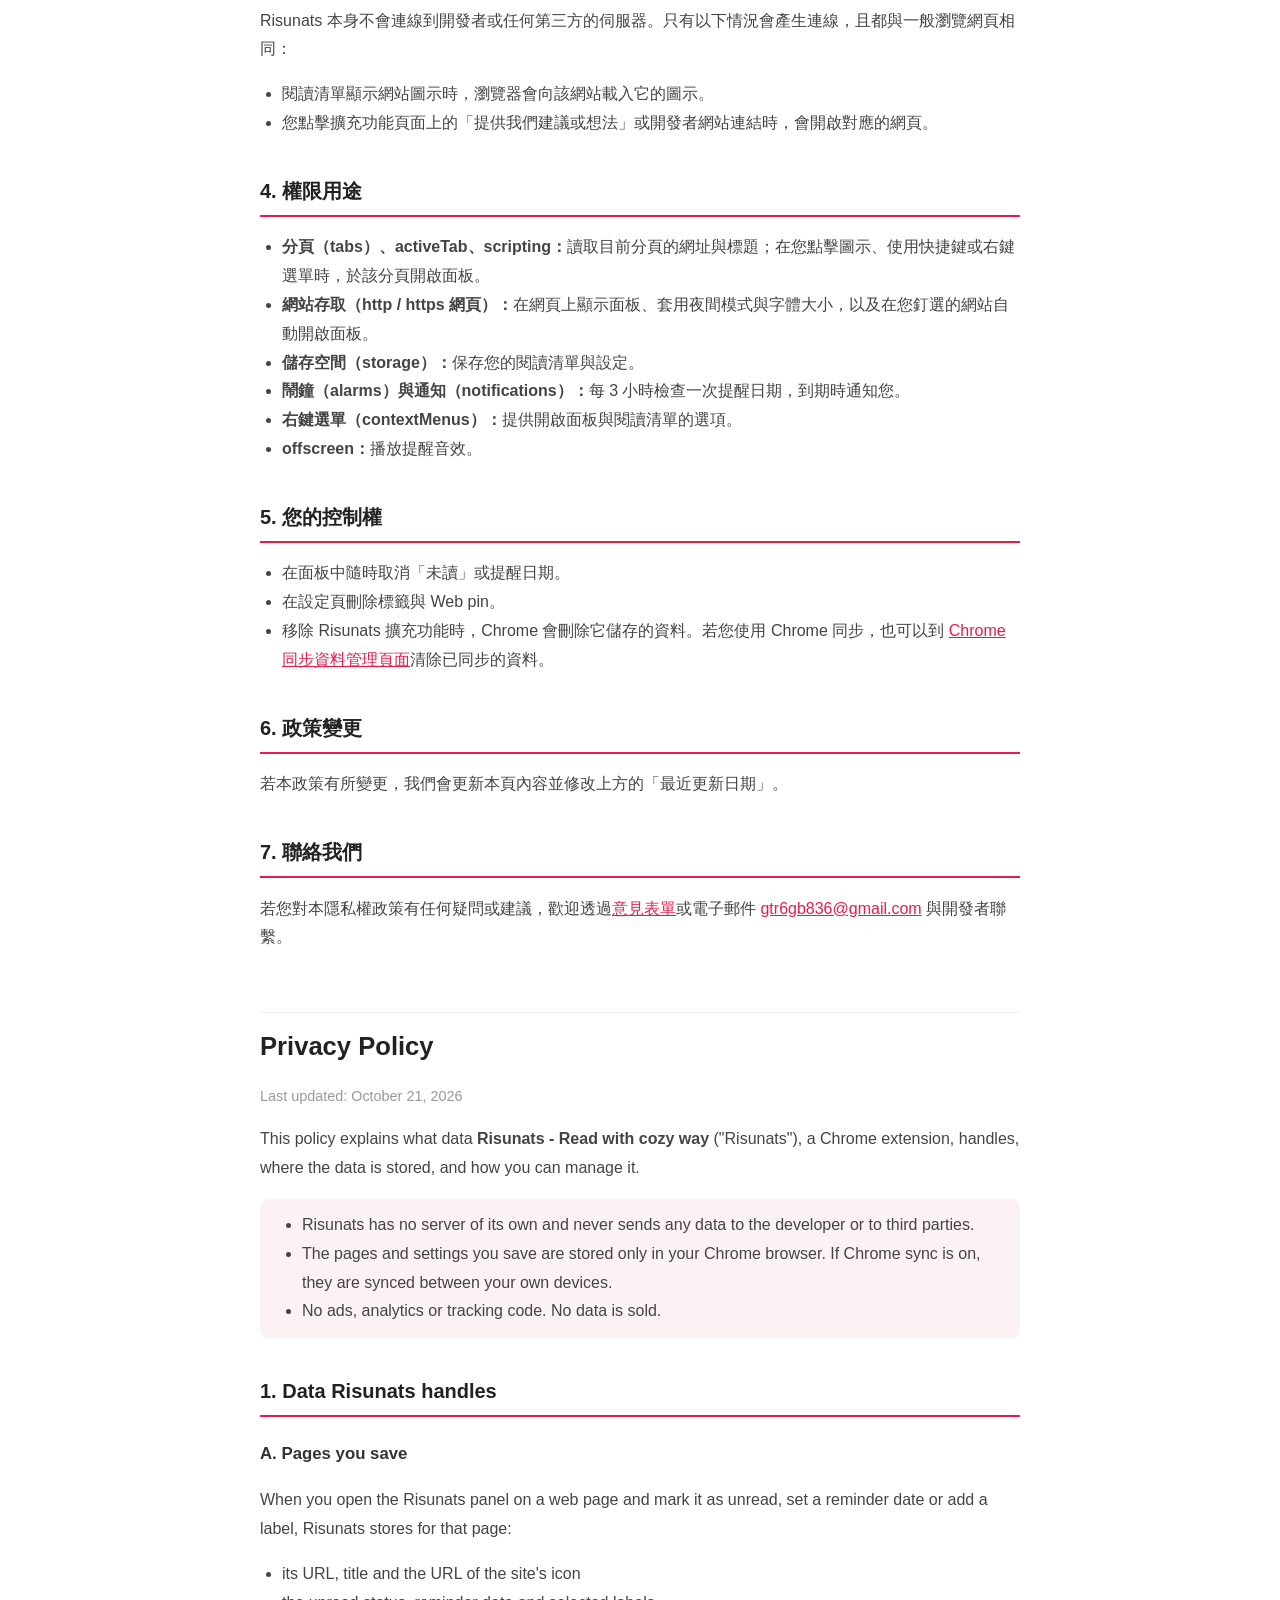
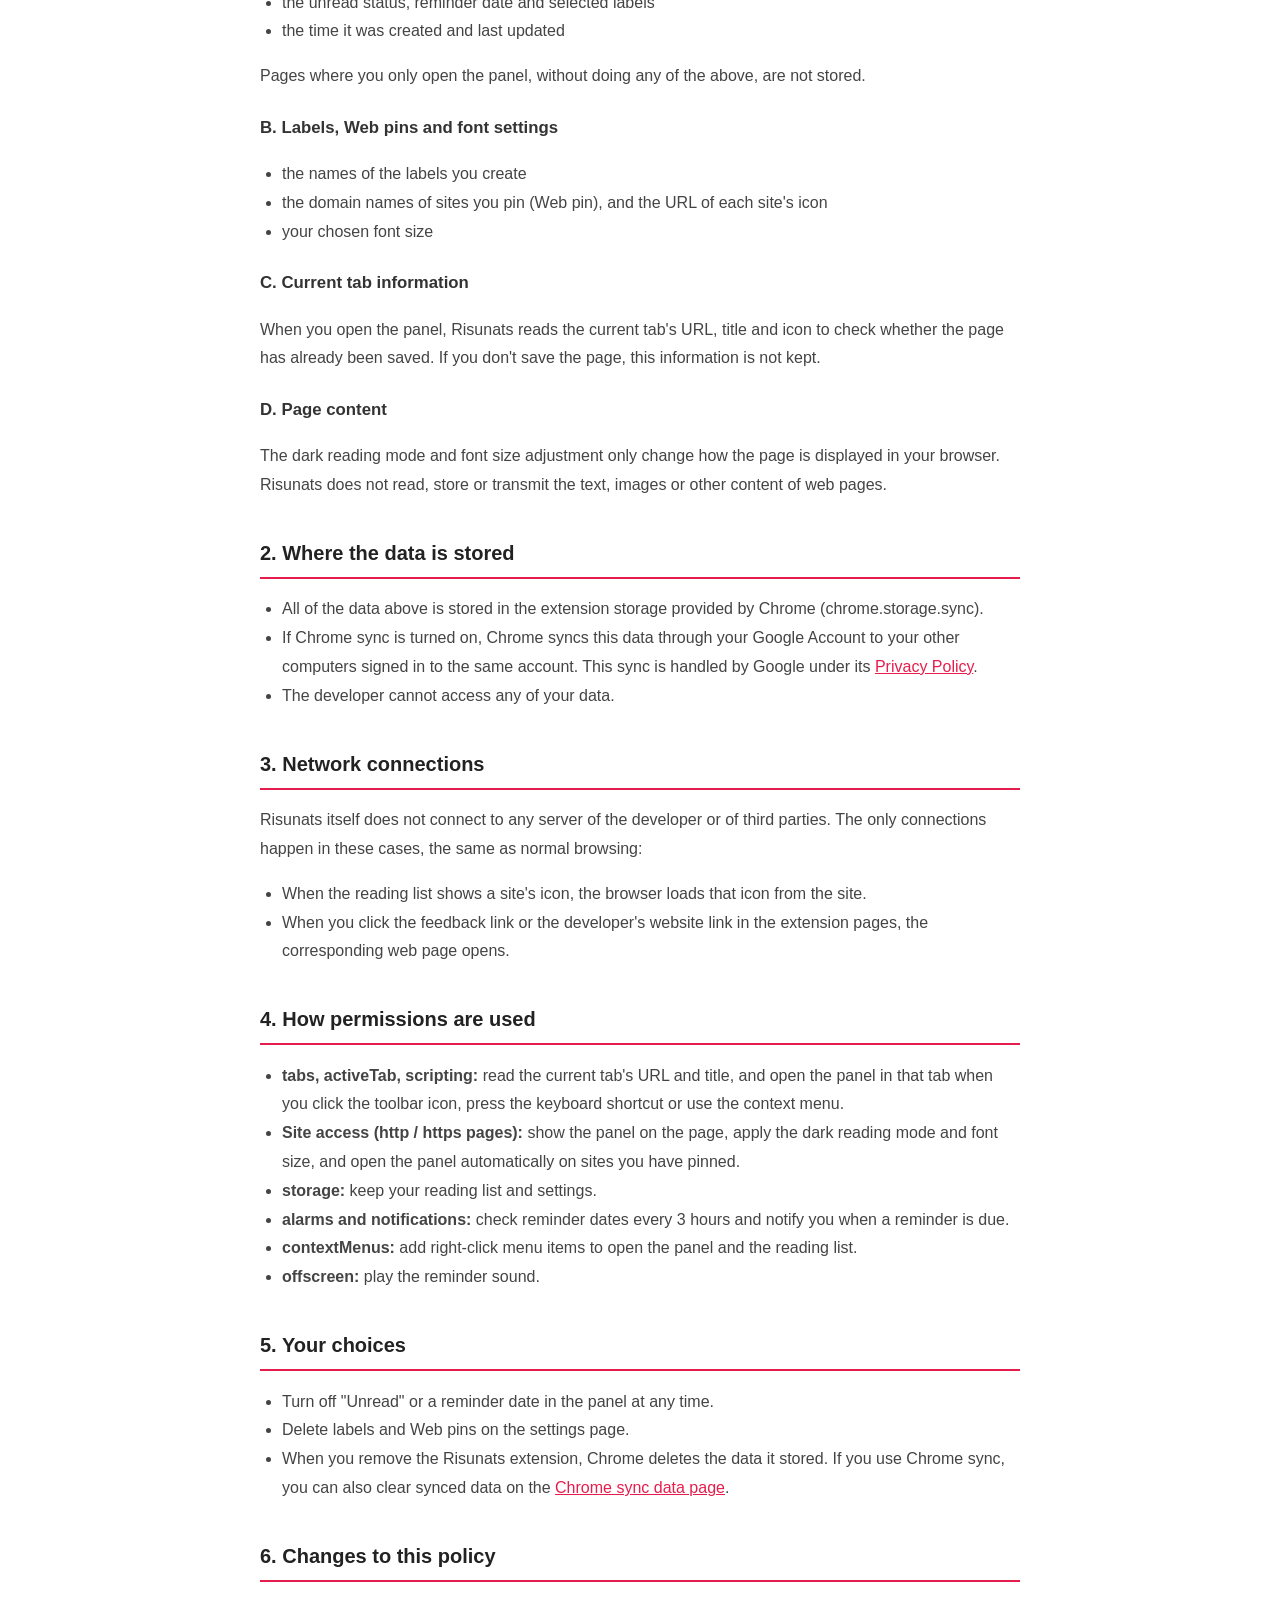
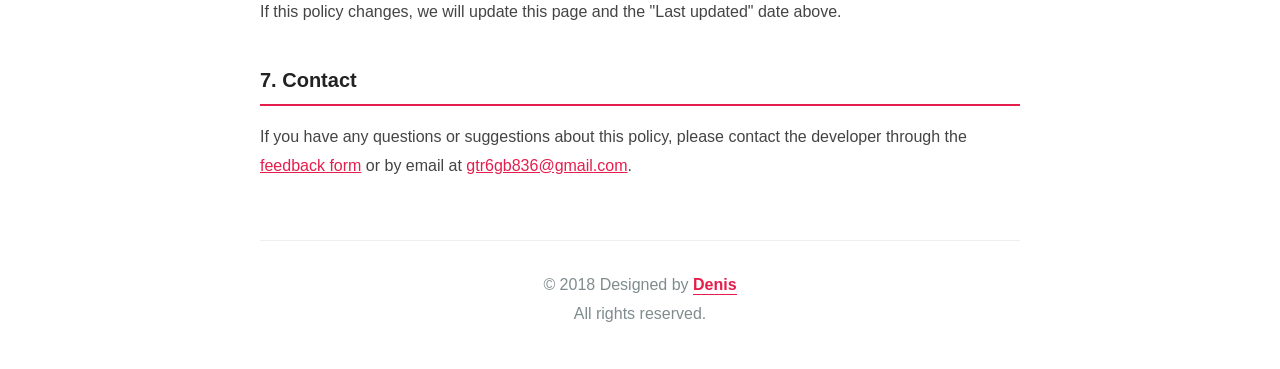
<file: risunats/privacy.html>
<!DOCTYPE html>
<html lang="zh-TW">
<head>
    <meta charset="UTF-8">
    <meta name="viewport" content="width=device-width, initial-scale=1.0">
    <title>Risunats 隱私權政策 Privacy Policy</title>
    <meta name="description" content="Risunats - 閱讀 更舒適（Chrome 擴充功能）的隱私權政策。Privacy policy of the Risunats Chrome extension.">
    <link rel="icon" href="../assets/images/risunats-icon.png">
    <style>
        body {
            font-family: -apple-system, BlinkMacSystemFont, "Segoe UI", Roboto, "Noto Sans TC", "PingFang TC", "Microsoft JhengHei", Helvetica, Arial, sans-serif;
            line-height: 1.8;
            color: #333;
            max-width: 760px;
            margin: 0 auto;
            padding: 40px 20px;
            background-color: #fff;
        }
        header { text-align: center; margin-bottom: 30px; }
        .app-icon { width: 72px; height: 72px; border-radius: 16px; }
        h1 { font-size: 1.6em; margin: 10px 0 5px; color: #222; }
        .subtitle { margin: 0; color: #777; }
        .lang-switch { margin-top: 15px; font-size: 0.95em; }
        /* 重點色：Risunats 圖示的桃紅色 #E61D4C */
        h2 { font-size: 1.25em; color: #222; margin-top: 35px; padding-bottom: 6px; border-bottom: 2px solid #E61D4C; }
        h3 { font-size: 1.05em; color: #333; margin-top: 22px; }
        p, li { color: #444; }
        ul { padding-left: 22px; }
        a { color: #E61D4C; }
        .last-updated { color: #999; font-size: 0.9em; }
        .summary { background-color: #FCF1F3; border-radius: 8px; padding: 12px 20px; }
        .summary ul { margin: 0; }
        hr { border: 0; border-top: 1px solid #eee; margin: 60px 0 0; }
        /* 頁尾與 floranote / memoland 相同格式；Denis 連回開發者首頁，
           底線用偽元素畫（與另外兩頁相同），但不用漸層，直接用 Risunats 的桃紅色 */
        .footer {
            margin-top: 60px;
            padding-top: 30px;
            border-top: 1px solid #eee;
            text-align: center;
            color: #7f8c8d;
        }
        .footer a.home-link { position: relative; color: #E61D4C; font-weight: bold; }
        .footer a.home-link, .footer a.home-link:hover { text-decoration: none; }
        .footer a.home-link::after {
            content: "";
            position: absolute;
            left: 0;
            right: 0;
            bottom: -2px;
            height: 1.5px;
            background-color: #E61D4C;
        }
        .footer a.home-link:hover { opacity: 0.75; }
    </style>
</head>
<body>

    <header>
        <img class="app-icon" src="../assets/images/risunats-icon.png" alt="Risunats icon">
        <h1>Risunats - 閱讀 更舒適</h1>
        <p class="subtitle">隱私權政策 Privacy Policy</p>
        <p class="lang-switch"><a href="#zh">中文</a>　|　<a href="#en">English</a></p>
    </header>

    <!-- ======================= 中文 ======================= -->
    <section id="zh" lang="zh-TW">
        <p class="last-updated">最近更新日期：2026年10月21日</p>

        <p>歡迎使用 <strong>Risunats - 閱讀 更舒適</strong>（以下簡稱「Risunats」），這是一款 Chrome 擴充功能。本政策說明 Risunats 會處理哪些資料、資料存放在哪裡，以及您如何管理這些資料。</p>

        <div class="summary">
            <ul>
                <li>Risunats 沒有自己的伺服器，不會把任何資料傳送給開發者或第三方。</li>
                <li>您儲存的網頁與設定只存放在您的 Chrome 瀏覽器中；若您開啟 Chrome 同步，會在您自己的裝置之間同步。</li>
                <li>不含廣告、分析或追蹤程式，也不販售任何資料。</li>
            </ul>
        </div>

        <h2>1. Risunats 會處理的資料</h2>

        <h3>A. 您儲存的網頁</h3>
        <p>當您在網頁上開啟 Risunats 面板，並標記「未讀」、設定提醒日期或加上標籤時，Risunats 會儲存該網頁的：</p>
        <ul>
            <li>網址、標題，以及網站圖示的網址</li>
            <li>未讀狀態、提醒日期與所選的標籤</li>
            <li>建立與更新的時間</li>
        </ul>
        <p>只開啟面板、沒有進行上述操作的網頁不會被儲存。</p>

        <h3>B. 標籤、Web pin 與字體設定</h3>
        <ul>
            <li>您建立的標籤名稱</li>
            <li>您釘選（Web pin）的網站網域名稱，以及該網站圖示的網址</li>
            <li>您選擇的字體大小</li>
        </ul>

        <h3>C. 目前分頁的資訊</h3>
        <p>開啟面板時，Risunats 會讀取目前分頁的網址、標題與網站圖示，用來判斷這個網頁是否已經儲存過。若您沒有儲存該網頁，這些資訊不會被保留。</p>

        <h3>D. 網頁內容</h3>
        <p>夜間閱讀模式與字體縮放只會在您的瀏覽器中改變網頁的顯示方式。Risunats 不會讀取、儲存或傳送網頁的文字、圖片等內容。</p>

        <h2>2. 資料存放位置</h2>
        <ul>
            <li>以上資料儲存在 Chrome 提供給擴充功能的儲存空間（chrome.storage.sync）。</li>
            <li>若您在 Chrome 開啟了同步功能，Chrome 會透過您的 Google 帳戶，把這些資料同步到您登入同一帳戶的其他電腦。此同步由 Google 依其<a href="https://policies.google.com/privacy">隱私權政策</a>處理。</li>
            <li>開發者無法存取您的任何資料。</li>
        </ul>

        <h2>3. 網路連線</h2>
        <p>Risunats 本身不會連線到開發者或任何第三方的伺服器。只有以下情況會產生連線，且都與一般瀏覽網頁相同：</p>
        <ul>
            <li>閱讀清單顯示網站圖示時，瀏覽器會向該網站載入它的圖示。</li>
            <li>您點擊擴充功能頁面上的「提供我們建議或想法」或開發者網站連結時，會開啟對應的網頁。</li>
        </ul>

        <h2>4. 權限用途</h2>
        <ul>
            <li><strong>分頁（tabs）、activeTab、scripting：</strong>讀取目前分頁的網址與標題；在您點擊圖示、使用快捷鍵或右鍵選單時，於該分頁開啟面板。</li>
            <li><strong>網站存取（http / https 網頁）：</strong>在網頁上顯示面板、套用夜間模式與字體大小，以及在您釘選的網站自動開啟面板。</li>
            <li><strong>儲存空間（storage）：</strong>保存您的閱讀清單與設定。</li>
            <li><strong>鬧鐘（alarms）與通知（notifications）：</strong>每 3 小時檢查一次提醒日期，到期時通知您。</li>
            <li><strong>右鍵選單（contextMenus）：</strong>提供開啟面板與閱讀清單的選項。</li>
            <li><strong>offscreen：</strong>播放提醒音效。</li>
        </ul>

        <h2>5. 您的控制權</h2>
        <ul>
            <li>在面板中隨時取消「未讀」或提醒日期。</li>
            <li>在設定頁刪除標籤與 Web pin。</li>
            <li>移除 Risunats 擴充功能時，Chrome 會刪除它儲存的資料。若您使用 Chrome 同步，也可以到 <a href="https://chrome.google.com/sync">Chrome 同步資料管理頁面</a>清除已同步的資料。</li>
        </ul>

        <h2>6. 政策變更</h2>
        <p>若本政策有所變更，我們會更新本頁內容並修改上方的「最近更新日期」。</p>

        <h2>7. 聯絡我們</h2>
        <p>若您對本隱私權政策有任何疑問或建議，歡迎透過<a href="https://docs.google.com/forms/d/e/1FAIpQLSfL4G1ous0mqG7kYCoSSqU8HJDOiKNG3kwZT7iRaUmkw8aIXQ/viewform">意見表單</a>或電子郵件 <a href="mailto:gtr6gb836@gmail.com">gtr6gb836@gmail.com</a> 與開發者聯繫。</p>
    </section>

    <hr>

    <!-- ======================= English ======================= -->
    <section id="en" lang="en">
        <h1>Privacy Policy</h1>
        <p class="last-updated">Last updated: October 21, 2026</p>

        <p>This policy explains what data <strong>Risunats - Read with cozy way</strong> ("Risunats"), a Chrome extension, handles, where the data is stored, and how you can manage it.</p>

        <div class="summary">
            <ul>
                <li>Risunats has no server of its own and never sends any data to the developer or to third parties.</li>
                <li>The pages and settings you save are stored only in your Chrome browser. If Chrome sync is on, they are synced between your own devices.</li>
                <li>No ads, analytics or tracking code. No data is sold.</li>
            </ul>
        </div>

        <h2>1. Data Risunats handles</h2>

        <h3>A. Pages you save</h3>
        <p>When you open the Risunats panel on a web page and mark it as unread, set a reminder date or add a label, Risunats stores for that page:</p>
        <ul>
            <li>its URL, title and the URL of the site's icon</li>
            <li>the unread status, reminder date and selected labels</li>
            <li>the time it was created and last updated</li>
        </ul>
        <p>Pages where you only open the panel, without doing any of the above, are not stored.</p>

        <h3>B. Labels, Web pins and font settings</h3>
        <ul>
            <li>the names of the labels you create</li>
            <li>the domain names of sites you pin (Web pin), and the URL of each site's icon</li>
            <li>your chosen font size</li>
        </ul>

        <h3>C. Current tab information</h3>
        <p>When you open the panel, Risunats reads the current tab's URL, title and icon to check whether the page has already been saved. If you don't save the page, this information is not kept.</p>

        <h3>D. Page content</h3>
        <p>The dark reading mode and font size adjustment only change how the page is displayed in your browser. Risunats does not read, store or transmit the text, images or other content of web pages.</p>

        <h2>2. Where the data is stored</h2>
        <ul>
            <li>All of the data above is stored in the extension storage provided by Chrome (chrome.storage.sync).</li>
            <li>If Chrome sync is turned on, Chrome syncs this data through your Google Account to your other computers signed in to the same account. This sync is handled by Google under its <a href="https://policies.google.com/privacy">Privacy Policy</a>.</li>
            <li>The developer cannot access any of your data.</li>
        </ul>

        <h2>3. Network connections</h2>
        <p>Risunats itself does not connect to any server of the developer or of third parties. The only connections happen in these cases, the same as normal browsing:</p>
        <ul>
            <li>When the reading list shows a site's icon, the browser loads that icon from the site.</li>
            <li>When you click the feedback link or the developer's website link in the extension pages, the corresponding web page opens.</li>
        </ul>

        <h2>4. How permissions are used</h2>
        <ul>
            <li><strong>tabs, activeTab, scripting:</strong> read the current tab's URL and title, and open the panel in that tab when you click the toolbar icon, press the keyboard shortcut or use the context menu.</li>
            <li><strong>Site access (http / https pages):</strong> show the panel on the page, apply the dark reading mode and font size, and open the panel automatically on sites you have pinned.</li>
            <li><strong>storage:</strong> keep your reading list and settings.</li>
            <li><strong>alarms and notifications:</strong> check reminder dates every 3 hours and notify you when a reminder is due.</li>
            <li><strong>contextMenus:</strong> add right-click menu items to open the panel and the reading list.</li>
            <li><strong>offscreen:</strong> play the reminder sound.</li>
        </ul>

        <h2>5. Your choices</h2>
        <ul>
            <li>Turn off "Unread" or a reminder date in the panel at any time.</li>
            <li>Delete labels and Web pins on the settings page.</li>
            <li>When you remove the Risunats extension, Chrome deletes the data it stored. If you use Chrome sync, you can also clear synced data on the <a href="https://chrome.google.com/sync">Chrome sync data page</a>.</li>
        </ul>

        <h2>6. Changes to this policy</h2>
        <p>If this policy changes, we will update this page and the "Last updated" date above.</p>

        <h2>7. Contact</h2>
        <p>If you have any questions or suggestions about this policy, please contact the developer through the <a href="https://docs.google.com/forms/d/e/1FAIpQLSfL4G1ous0mqG7kYCoSSqU8HJDOiKNG3kwZT7iRaUmkw8aIXQ/viewform">feedback form</a> or by email at <a href="mailto:gtr6gb836@gmail.com">gtr6gb836@gmail.com</a>.</p>
    </section>

    <div class="footer">
        © 2018 Designed by <a class="home-link" href="../">Denis</a><br>
        All rights reserved.
    </div>

</body>
</html>
</file>
<file: assets/style.css>
/* ==========================================================================
   denischencj.github.io — 共用樣式
   所有頁面（根目錄 index、各 App 子頁）皆引用此檔
   子目錄頁面請用 ../assets/style.css 引用
   ========================================================================== */

/* 首頁固定黑底，不隨系統切換（極光需要黑色才看得出層次）。
   各 App 子頁是自己的內嵌樣式、固定淺底，不引用本檔。 */
:root {
  color-scheme: dark;

  --paper:   #000000;
  --ink:     #ECECEC;
  --muted:   #9C9CA1;
  --rule:    #26262A;
  --accent:  #9FBE73;
  --link:    #63AEE4;
  --link-hover: #8AC4F0;

  --font-sans: -apple-system, BlinkMacSystemFont, "Segoe UI", "Helvetica Neue",
               "PingFang TC", "Noto Sans TC", "Microsoft JhengHei", sans-serif;
  --font-serif: "Iowan Old Style", "Palatino Linotype", Palatino, Georgia,
                "Songti TC", "Times New Roman", serif;

  --measure: 36rem;

  /* 七色光譜：兩個 App 的自訂顏色，依色相排成彩虹（首尾相接、循環流動）
     來源：P01 AppAssets.swift、P03 ImageAssets.swift
     極光（aurora.js）也讀這七個值，改這裡兩邊一起變 */
  --spec-1: #E7393C;   /* FloraNote 紅   redButtonColor */
  --spec-2: #FF6D38;   /* memoland  橘   appAccent */
  --spec-3: #F1C40F;   /* FloraNote 黃   yellowButtonColor */
  --spec-4: #3D9A3D;   /* FloraNote 綠   plantRecordCountColor */
  --spec-5: #ACD1E6;   /* memoland  淡藍 appMutedBlue */
  --spec-6: #184E95;   /* memoland  藍   appSlate */
  --spec-7: #A56B28;   /* FloraNote 咖啡 coffeeBackgroundColor */

  --spectrum-h: 5px;        /* 光譜條高度 */
  --spectrum-speed: 14s;    /* 流動一圈的時間（極光跟著同一個時鐘） */

  /* 各 App 專屬強調色（條目裡的引文邊線用） */
  --floranote: #3D9A3D;
  --memoland:  #FF6D38;
}

/* Slogan 用的書寫體。字型檔放在站台內，不外連 Google，授權見 assets/fonts/Parisienne-OFL.txt */
@font-face {
  font-family: "Parisienne";
  font-style: normal;
  font-weight: 400;
  font-display: swap;
  src: url("fonts/parisienne-latin.woff2") format("woff2");
  unicode-range: U+0000-00FF, U+0131, U+0152-0153, U+02BB-02BC, U+02C6, U+02DA, U+02DC,
                 U+2000-206F, U+20AC, U+2122, U+2212, U+2215, U+FEFF, U+FFFD;
}

*, *::before, *::after { box-sizing: border-box; }

/* 有 hidden 屬性就一定隱藏，不被 .coords 之類的 display 設定蓋掉 */
[hidden] { display: none !important; }

html { -webkit-text-size-adjust: 100%; }

body {
  margin: 0;
  background: var(--paper);
  color: var(--ink);
  font-family: var(--font-sans);
  font-size: 16px;
  line-height: 1.7;
  -webkit-font-smoothing: antialiased;
}

/* --- 七色光譜條 -------------------------------------------------------- */
/* 放在 body 第一個子元素，貼齊視窗最頂端、捲動時固定。
   漸層以 --spec-1 開頭也以 --spec-1 結尾；偽元素寬度兩倍、背景平鋪兩份，
   再用 transform 位移自身一半，所以循環的接縫看不出來。 */

.spectrum {
  position: sticky;
  top: 0;
  z-index: 10;
  height: var(--spectrum-h);
  overflow: hidden;
  pointer-events: none;
}

/* 有極光時：頁面頂端先隱藏（極光就是它），aurora.js 依捲動距離把 --bar-o 從 0 拉到 1。
   沒有 JS 或畫不出極光時沒有 aurora-on，光譜條照常顯示。 */
.aurora-on .spectrum { opacity: var(--bar-o, 0); }

.spectrum::before {
  content: "";
  position: absolute;
  top: 0;
  left: 0;
  width: 200%;
  height: 100%;
  background-image: linear-gradient(90deg,
    var(--spec-1), var(--spec-2), var(--spec-3), var(--spec-4),
    var(--spec-5), var(--spec-6), var(--spec-7), var(--spec-1));
  background-size: 50% 100%;
  background-repeat: repeat-x;
  animation: spectrum-flow var(--spectrum-speed) linear infinite;
  will-change: transform;
}

@keyframes spectrum-flow {
  from { transform: translateX(0); }
  to   { transform: translateX(-50%); }
}

/* --- 極光 -------------------------------------------------------------- */
/* 光譜條往下暈開的光幕，由 assets/aurora.js 逐格繪製。
   貼在頁面頂端、隨頁面捲走（不固定在視窗上，往下讀內文時不干擾）。
   畫布解析度刻意很低，交給瀏覽器放大，放大本身就是柔化。 */

.aurora {
  position: absolute;
  top: 0;
  left: 0;
  z-index: 0;
  display: block;
  width: 100%;
  /* 大部分垂幕約畫面高度的 1/8，少數長舌可伸到約 1/3（長短在 aurora.js 的 colLen） */
  height: clamp(300px, 48vh, 540px);
  height: clamp(300px, 48svh, 540px);   /* iOS 工具列伸縮時高度不跳動 */
  pointer-events: none;
}

@media (prefers-reduced-motion: reduce) {
  .spectrum::before { animation: none; }
}

/* --- 版面容器 ---------------------------------------------------------- */

.sheet {
  position: relative;
  z-index: 1;
  max-width: var(--measure);
  margin: 0 auto;
  padding: 5rem 1.5rem 4rem;
}

/* --- 頁首 -------------------------------------------------------------- */

.masthead {
  padding-bottom: 2.5rem;
  border-bottom: 1px solid var(--rule);
}

.slogan {
  margin: 0 0 1.5rem;
  font-family: "Parisienne", "Snell Roundhand", "Apple Chancery", cursive;
  /* 手機上隨寬度縮小，讓整句維持一行；真的要換行時，balance 會平均斷在逗號後 */
  font-size: clamp(1.375rem, 6.8vw, 2.375rem);
  line-height: 1.25;
  text-wrap: balance;
  color: var(--ink);
  /* 疊在極光上時，用一圈很淡的黑暈把字托出來 */
  text-shadow: 0 0 18px rgba(0, 0, 0, 0.55), 0 0 2px rgba(0, 0, 0, 0.4);
}

.masthead h1 {
  margin: 0 0 0.75rem;
  font-size: 1.75rem;
  font-weight: 600;
  letter-spacing: 0.01em;
}

.tagline {
  margin: 0;
  font-size: 1rem;
  color: var(--ink);
}

.tagline-en {
  margin: 0.2rem 0 0;
  font-family: var(--font-serif);
  font-style: italic;
  font-size: 0.9375rem;
  color: var(--muted);
}

/* --- 區段標題 ---------------------------------------------------------- */

h2 {
  margin: 3.5rem 0 1.75rem;
  font-size: 0.9375rem;
  font-weight: 600;
  letter-spacing: 0.02em;
  color: var(--muted);
}

h2 .gloss {
  font-family: var(--font-serif);
  font-style: italic;
  font-weight: 400;
  margin-left: 0.35rem;
}

/* --- 應用程式條目 ------------------------------------------------------ */

.entry {
  display: flex;
  gap: 1.25rem;
  align-items: flex-start;
  padding-bottom: 2.25rem;
  border-bottom: 1px solid var(--rule);
}

.entry + .entry { padding-top: 2.25rem; }

/* 每個 App 用自己的強調色；沒標 data-app 的條目退回站台的 --accent */
.entry[data-app="floranote"] { --entry-accent: var(--floranote); }
.entry[data-app="memoland"]  { --entry-accent: var(--memoland); }

.entry-icon {
  flex: 0 0 auto;
  width: 72px;
  height: 72px;
  border-radius: 16px;
  border: 1px solid var(--rule);
  /* App 圖示為去背 PNG，補白底填滿圓角方框，維持 App Store 的圖示視覺。
     此處刻意不隨主題切換：圖示畫布本身就是白的，深色模式下亦然。 */
  background-color: #FFFFFF;
}

.entry-body { min-width: 0; }

.entry-body h3 {
  margin: 0 0 0.6rem;
  font-size: 1.1875rem;
  font-weight: 600;
}

.entry-desc {
  margin: 0 0 0.6rem;
  font-size: 0.9375rem;
}

.entry-desc-en {
  margin: 0;
  font-family: var(--font-serif);
  font-size: 0.9375rem;
  line-height: 1.65;
  color: var(--muted);
}

/* 標本鑑定標籤：學名排版示例（屬名種小名斜體、命名者正體） */
.specimen {
  margin: 1.25rem 0 0;
  padding-left: 0.9rem;
  border-left: 2px solid var(--entry-accent, var(--accent));
  font-family: var(--font-serif);
  font-size: 0.875rem;
  line-height: 1.6;
  color: var(--muted);
}

.specimen i { font-style: italic; }

/* 座標示例：同一個點的三種寫法，窄螢幕時整組換行、不在數字中間斷開 */
.coords {
  display: flex;
  flex-wrap: wrap;
  gap: 0.1em 1.1em;
  font-variant-numeric: tabular-nums;
}

.coords span { white-space: nowrap; }

/* --- 條目連結 ---------------------------------------------------------- */

.entry-links {
  margin: 1.25rem 0 0;
  padding: 0;
  list-style: none;
  display: flex;
  flex-wrap: wrap;
  align-items: center;
  gap: 0.75rem 1.25rem;
  font-size: 0.9375rem;
}

/* 商店徽章：獨立一行，App Store 排第一（Apple 規定），之後的 Google Play 接在後面。
   官方圖檔不可改色、不可變形、不可做成灰色停用狀態；
   螢幕上最小高度 40px，周圍留白至少為高度的 1/4 = 10px（Apple 行銷指南） */
.store-badges {
  margin: 1.75rem 0 0;   /* 與上方三個文字連結拉開距離 */
  padding: 0;
  list-style: none;
  display: flex;
  flex-wrap: wrap;
  gap: 10px 12px;
}

.store-badges a {
  display: inline-block;
  line-height: 0;
  border-bottom: 0;
  border-radius: 7px;
  transition: opacity 0.15s;
}

.store-badges a:hover { opacity: 0.8; }

.store-badges img {
  display: block;
  width: auto;
  height: 40px;
}

/* --- 聯絡 -------------------------------------------------------------- */

.contact p { margin: 0; font-size: 0.9375rem; }

.contact-note {
  margin-top: 0.5rem !important;
  color: var(--muted);
  font-size: 0.875rem !important;
}

/* --- 連結 -------------------------------------------------------------- */

a {
  color: var(--link);
  text-decoration: none;
  border-bottom: 1px solid transparent;
}

a:hover { border-bottom-color: var(--link); }

a:focus-visible {
  outline: 2px solid var(--link);
  outline-offset: 3px;
  border-radius: 2px;
}

/* --- 頁尾 -------------------------------------------------------------- */

footer {
  margin-top: 4rem;
  text-align: center;
  padding-top: 1.5rem;
  border-top: 1px solid var(--rule);
  font-size: 0.8125rem;
  color: var(--muted);
}

footer p { margin: 0; }

/* Apple 商標聲明（使用 App Store 徽章的授權條件） */
footer .legal {
  margin-top: 0.5rem;
  font-size: 0.75rem;
  opacity: 0.75;
}

/* 一句一行；窄螢幕上單句放不下時，balance 讓斷開的兩段長度平均 */
footer .legal span {
  display: block;
  text-wrap: balance;
}

/* --- 內文頁（隱私權、支援）共用 ---------------------------------------- */

.doc h1 {
  margin: 0 0 0.5rem;
  font-size: 1.625rem;
  font-weight: 600;
}

.doc .updated {
  margin: 0 0 2.5rem;
  padding-bottom: 2rem;
  border-bottom: 1px solid var(--rule);
  font-size: 0.875rem;
  color: var(--muted);
}

.doc h2 {
  margin: 2.75rem 0 0.75rem;
  font-size: 1.0625rem;
  color: var(--ink);
}

.doc p, .doc li { font-size: 0.9375rem; }

.doc ul { padding-left: 1.25rem; }

.doc li { margin-bottom: 0.4rem; }

.backlink {
  display: inline-block;
  margin-bottom: 2.5rem;
  font-size: 0.875rem;
}

/* --- 窄螢幕 ------------------------------------------------------------ */

@media (max-width: 480px) {
  :root { --spectrum-h: 4px; }

  .sheet { padding-top: 3rem; }

  .slogan { margin-bottom: 1.25rem; }

  .entry {
    flex-direction: column;
    gap: 1rem;
  }

  .entry-icon { width: 60px; height: 60px; border-radius: 13px; }
}
</file>
